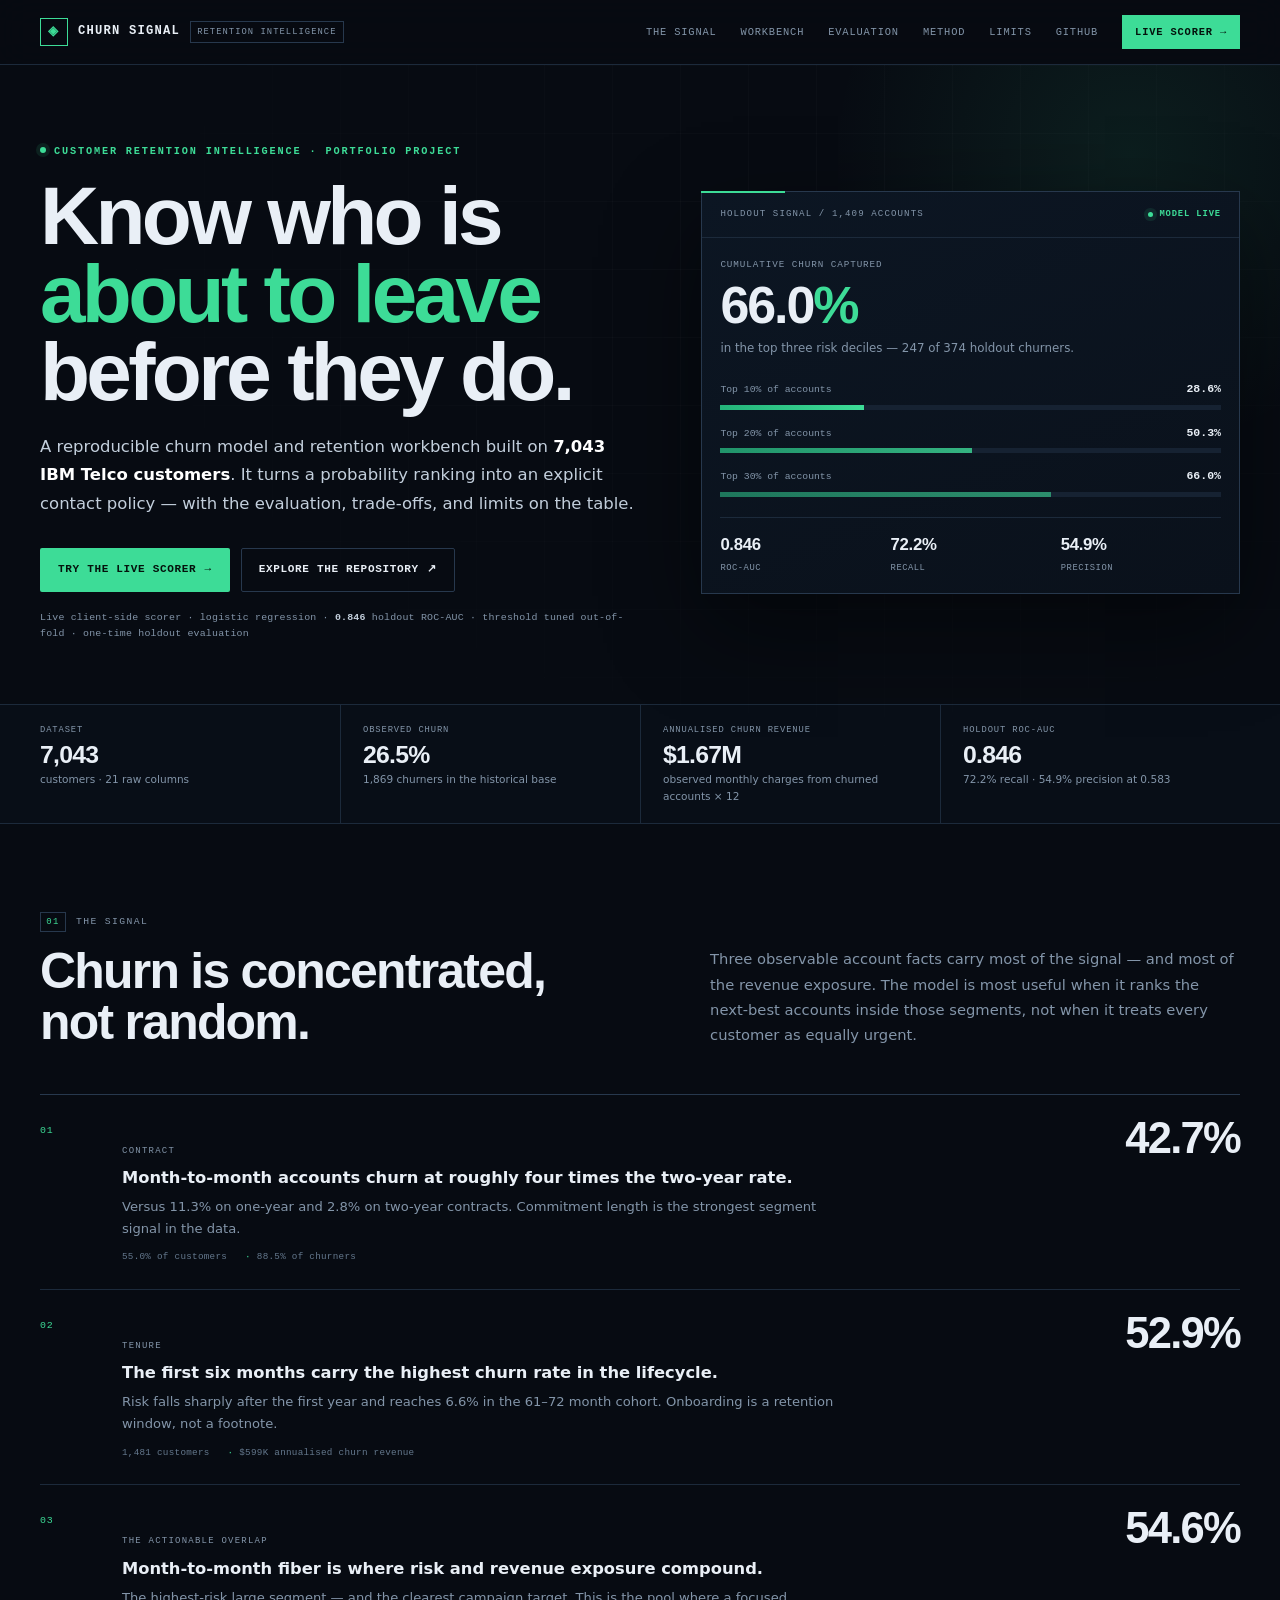
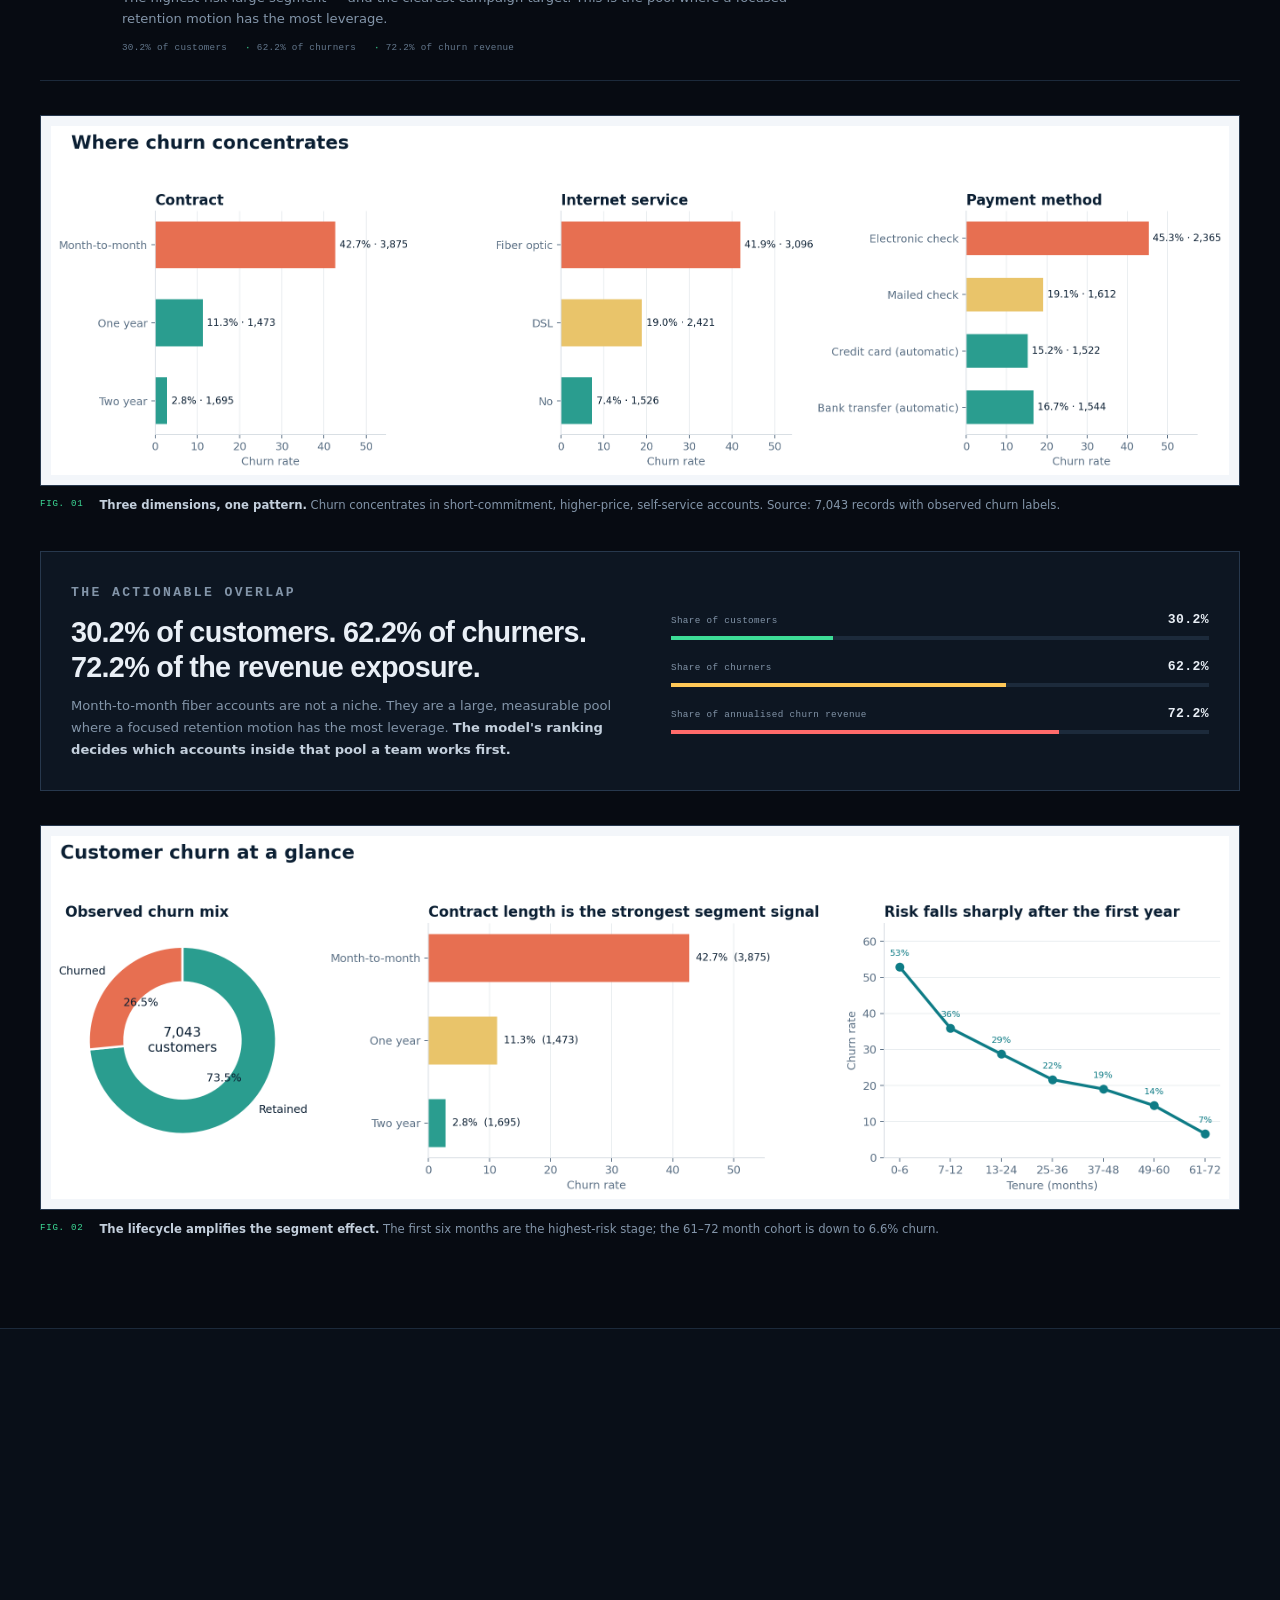
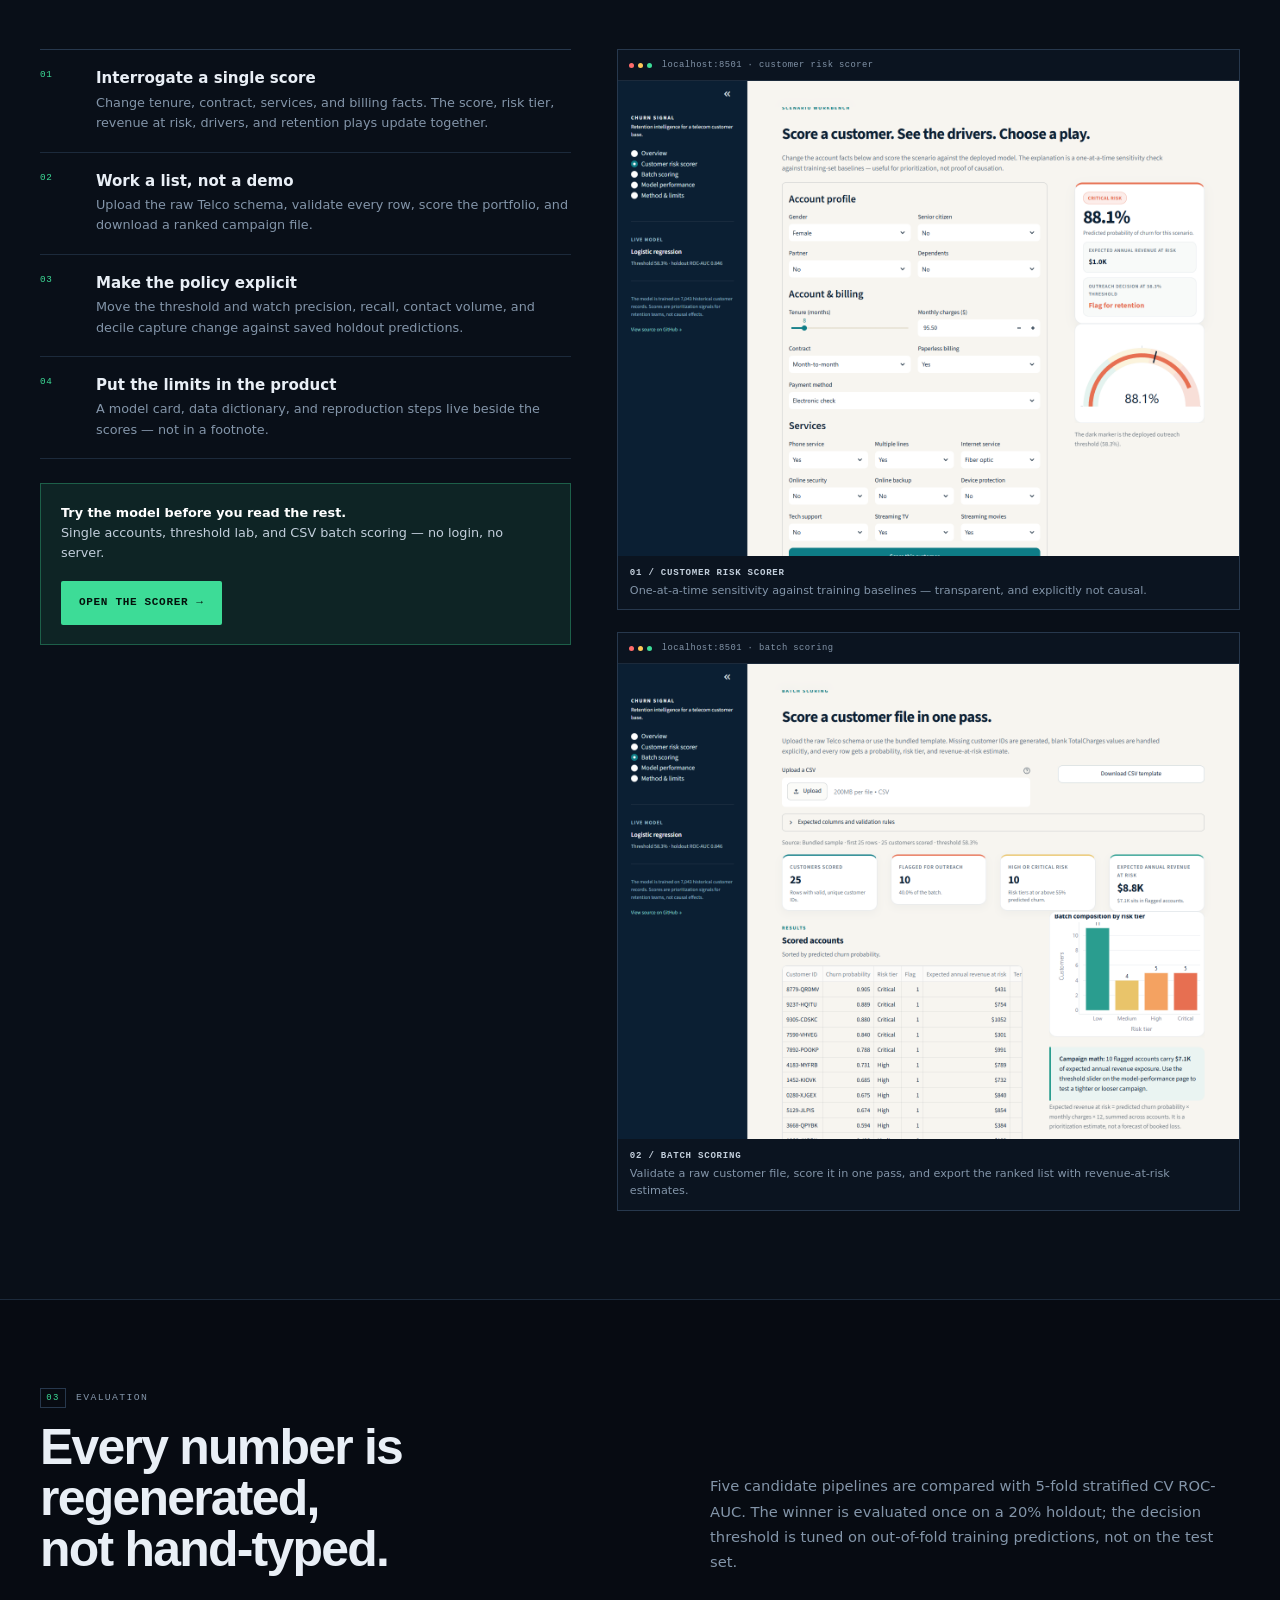
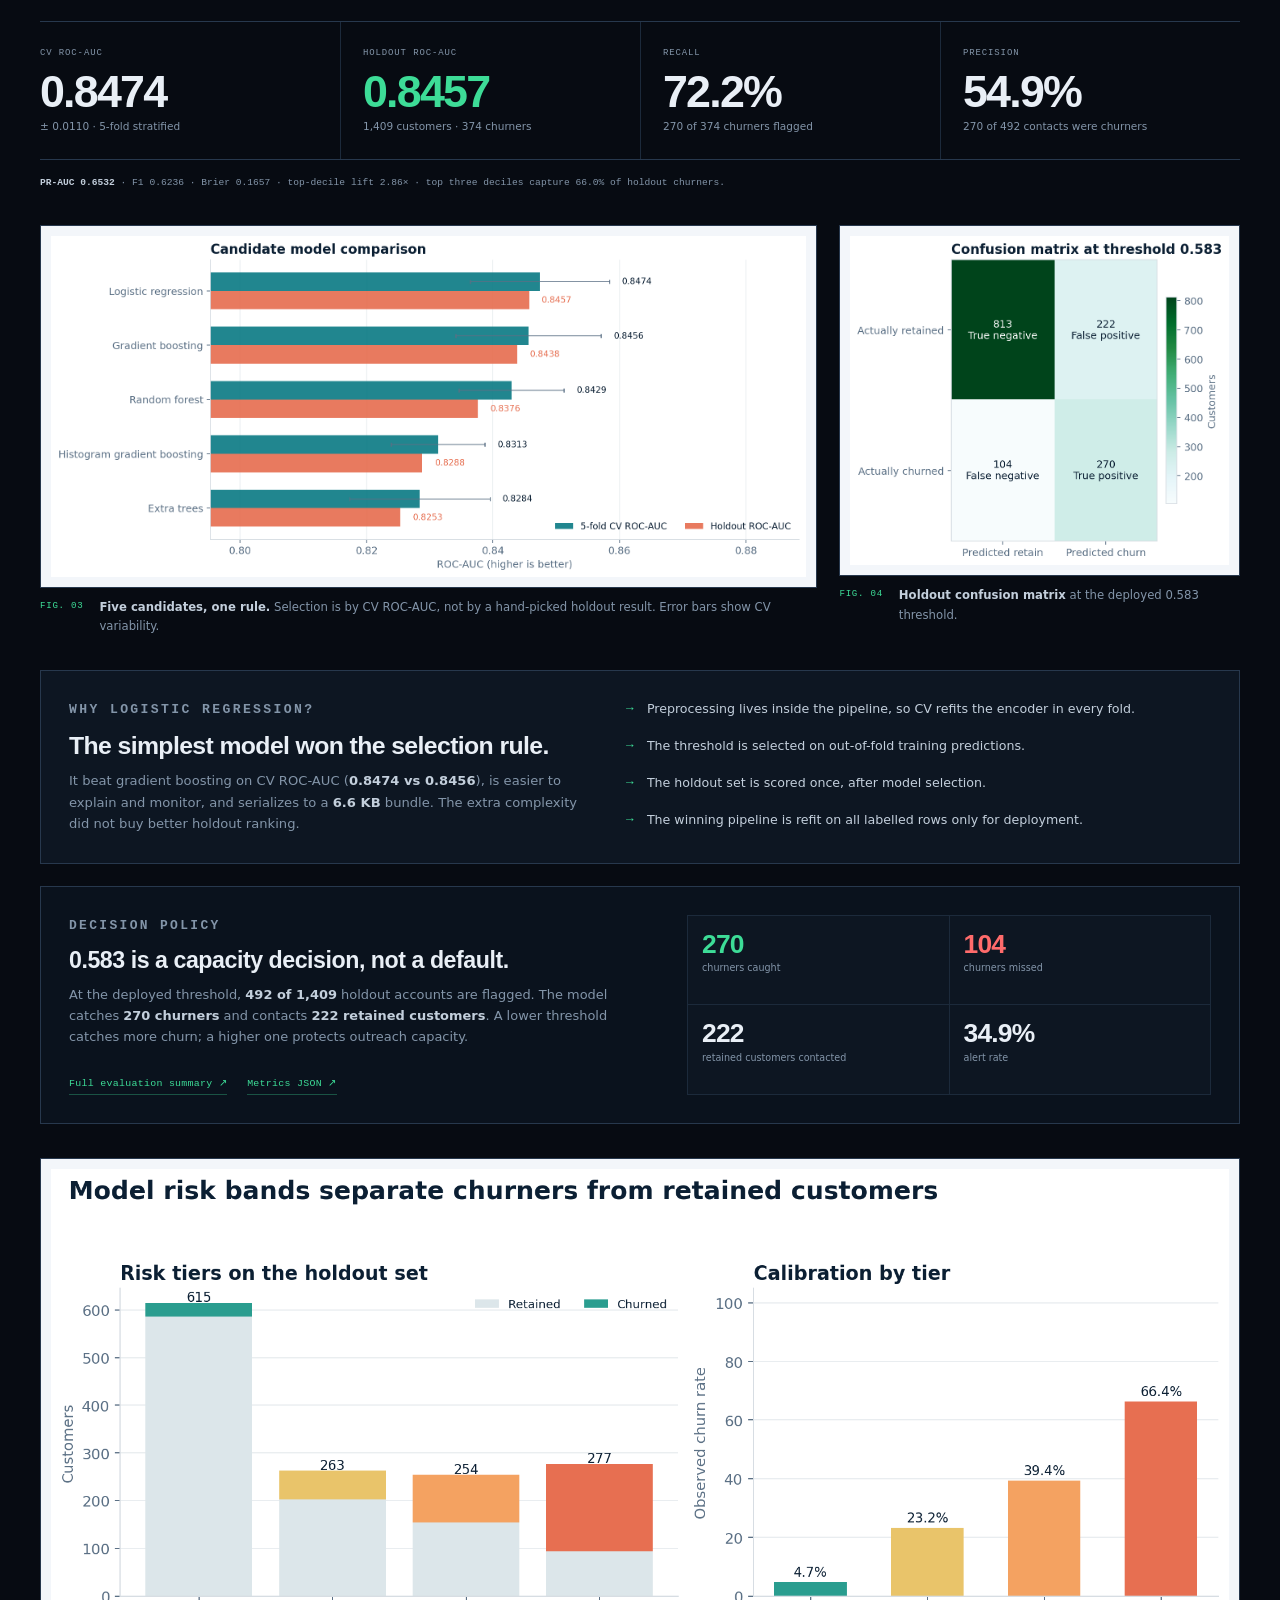
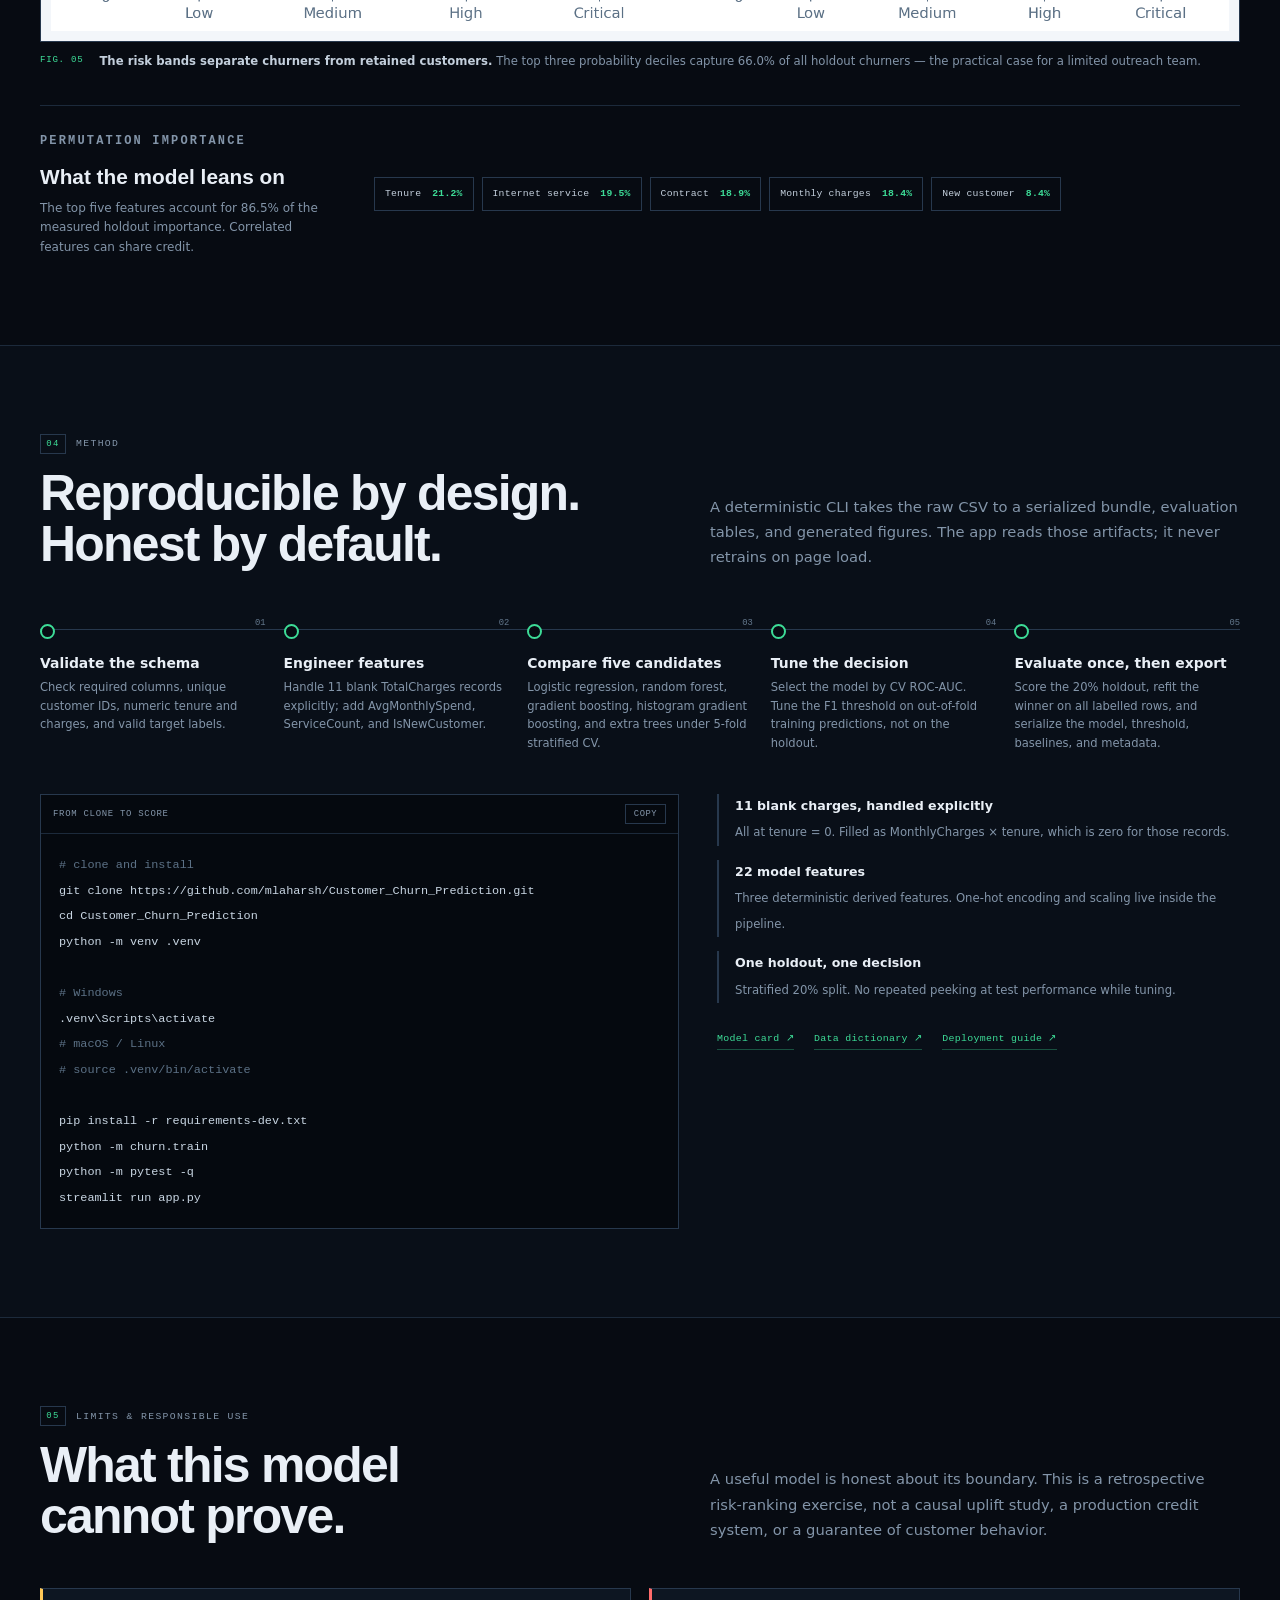
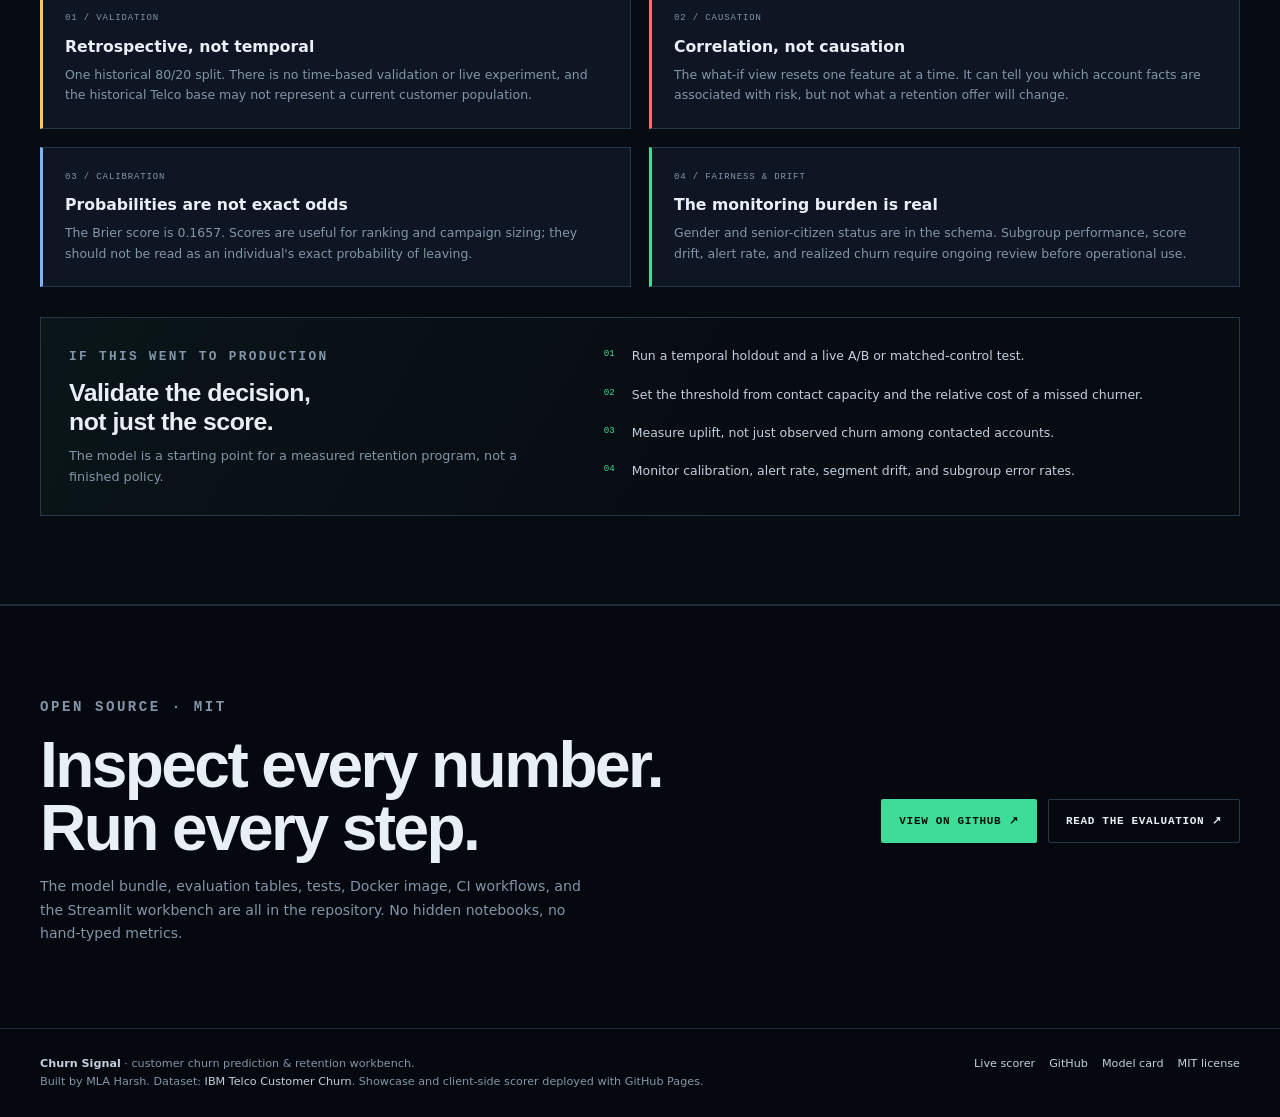
<file: docs/index.html>
<!doctype html>
<html lang="en">
<head>
<meta charset="utf-8">
<meta name="viewport" content="width=device-width, initial-scale=1">
<title>Churn Signal — Customer Churn Prediction</title>
<meta name="description" content="A reproducible churn model and retention workbench built on 7,043 IBM Telco customers. 0.846 holdout ROC-AUC, an explicit contact policy, and a live in-browser scorer.">
<meta name="theme-color" content="#070B12">
<meta property="og:title" content="Churn Signal — Customer Churn Prediction">
<meta property="og:description" content="A reproducible churn model and retention workbench on the IBM Telco dataset. 0.846 holdout ROC-AUC, an explicit decision policy, and a live client-side scorer.">
<meta property="og:type" content="website">
<meta property="og:url" content="https://mlaharsh.github.io/Customer_Churn_Prediction/">
<meta property="og:image" content="https://mlaharsh.github.io/Customer_Churn_Prediction/assets/app_overview.png">
<meta name="twitter:card" content="summary_large_image">
<link rel="canonical" href="https://mlaharsh.github.io/Customer_Churn_Prediction/">
<link rel="icon" href="data:image/svg+xml,%3Csvg xmlns='http://www.w3.org/2000/svg' viewBox='0 0 64 64'%3E%3Crect width='64' height='64' rx='12' fill='%23070B12'/%3E%3Cpath d='M18 40V24h8l6 10 6-10h8v16h-7V30l-7 11-7-11v10z' fill='%233DDC97'/%3E%3C/svg%3E">
<script>document.documentElement.classList.add("js");</script>
<style>
  :root {
    --bg: #070B12;
    --bg-2: #090F18;
    --panel: #0D1622;
    --panel-2: #101B2A;
    --line: #1C2A3B;
    --line-2: #27384D;
    --text: #E9EFF6;
    --text-soft: #C3CFDC;
    --muted: #8395A9;
    --muted-2: #64788D;
    --mint: #3DDC97;
    --mint-2: #24B47A;
    --mint-soft: rgba(61, 220, 151, 0.1);
    --coral: #FF6B6B;
    --amber: #FFC857;
    --ice: #7FB3FF;
    --max: 1200px;
    --font-display: "Bahnschrift", "DIN Alternate", "Segoe UI Semibold", "Segoe UI", sans-serif;
    --font-body: "Segoe UI", system-ui, -apple-system, BlinkMacSystemFont, "Helvetica Neue", Arial, sans-serif;
    --font-mono: "Cascadia Code", "SFMono-Regular", Consolas, "Liberation Mono", monospace;
  }

  * { box-sizing: border-box; }
  html { scroll-behavior: smooth; }
  body {
    margin: 0;
    background:
      radial-gradient(1000px 520px at 82% -8%, rgba(61, 220, 151, 0.055), transparent 62%),
      var(--bg);
    color: var(--text);
    font-family: var(--font-body);
    font-size: 16px;
    line-height: 1.6;
    -webkit-font-smoothing: antialiased;
    text-rendering: optimizeLegibility;
    overflow-x: hidden;
  }
  img { display: block; max-width: 100%; height: auto; }
  a { color: inherit; }
  ::selection { background: rgba(61, 220, 151, 0.28); color: #FFFFFF; }
  :focus-visible { outline: 2px solid var(--mint); outline-offset: 3px; }

  .wrap { width: min(var(--max), calc(100% - 48px)); margin-inline: auto; }

  .skip {
    position: absolute;
    left: 16px;
    top: -100px;
    z-index: 100;
    padding: 10px 16px;
    background: var(--mint);
    color: #04120C;
    font-family: var(--font-mono);
    font-size: 0.72rem;
    text-decoration: none;
    transition: top 0.2s ease;
  }
  .skip:focus { top: 14px; }

  .progress {
    position: fixed;
    top: 0;
    left: 0;
    z-index: 80;
    width: 0;
    height: 2px;
    background: var(--mint);
  }

  .site-header {
    position: sticky;
    top: 0;
    z-index: 60;
    border-bottom: 1px solid var(--line);
    background: rgba(7, 11, 18, 0.86);
    backdrop-filter: blur(16px);
    -webkit-backdrop-filter: blur(16px);
  }
  .header-inner {
    display: flex;
    align-items: center;
    justify-content: space-between;
    gap: 26px;
    min-height: 64px;
  }
  .brand {
    display: inline-flex;
    align-items: center;
    gap: 10px;
    font-family: var(--font-mono);
    font-size: 0.76rem;
    font-weight: 700;
    letter-spacing: 0.1em;
    text-decoration: none;
    text-transform: uppercase;
    white-space: nowrap;
  }
  .brand-mark {
    display: grid;
    place-items: center;
    width: 28px;
    height: 28px;
    border: 1px solid var(--mint);
    color: var(--mint);
    font-size: 0.8rem;
    line-height: 1;
  }
  .brand-sub {
    padding: 3px 6px;
    border: 1px solid var(--line-2);
    color: var(--muted);
    font-size: 0.55rem;
    font-weight: 500;
    letter-spacing: 0.12em;
  }
  .nav {
    display: flex;
    align-items: center;
    gap: 24px;
    font-family: var(--font-mono);
    font-size: 0.65rem;
    letter-spacing: 0.08em;
    text-transform: uppercase;
  }
  .nav a { color: var(--muted); text-decoration: none; white-space: nowrap; transition: color 0.18s ease; }
  .nav a:hover, .nav a:focus-visible { color: var(--mint); }
  .nav-cta {
    padding: 9px 13px;
    background: var(--mint);
    color: #04120C !important;
    font-weight: 700;
    transition: background 0.18s ease;
  }
  .nav-cta:hover { background: #63E8AE; color: #04120C !important; }

  .eyebrow {
    margin: 0;
    color: var(--mint);
    font-family: var(--font-mono);
    font-size: 0.64rem;
    font-weight: 600;
    letter-spacing: 0.18em;
    text-transform: uppercase;
  }
  .eyebrow .dot {
    display: inline-block;
    width: 6px;
    height: 6px;
    margin-right: 8px;
    border-radius: 50%;
    background: var(--mint);
    box-shadow: 0 0 0 4px var(--mint-soft);
    vertical-align: 1px;
  }

  .hero {
    position: relative;
    overflow: hidden;
    border-bottom: 1px solid var(--line);
    padding: 78px 0 0;
  }
  .hero::before {
    content: "";
    position: absolute;
    inset: 0;
    background-image:
      linear-gradient(rgba(255, 255, 255, 0.024) 1px, transparent 1px),
      linear-gradient(90deg, rgba(255, 255, 255, 0.024) 1px, transparent 1px);
    background-size: 68px 68px;
    mask-image: radial-gradient(ellipse at 66% 28%, #000 12%, transparent 72%);
    -webkit-mask-image: radial-gradient(ellipse at 66% 28%, #000 12%, transparent 72%);
    pointer-events: none;
  }
  .hero::after {
    content: "";
    position: absolute;
    top: -220px;
    right: -160px;
    width: 620px;
    height: 620px;
    border-radius: 50%;
    background: radial-gradient(circle, rgba(61, 220, 151, 0.09), transparent 68%);
    pointer-events: none;
  }
  .hero-grid {
    position: relative;
    z-index: 1;
    display: grid;
    grid-template-columns: minmax(0, 1.06fr) minmax(360px, 0.94fr);
    gap: 54px;
    align-items: center;
    padding-bottom: 62px;
  }
  .hero h1 {
    margin: 18px 0 22px;
    font-family: var(--font-display);
    font-size: clamp(3.3rem, 6.4vw, 5.7rem);
    font-weight: 600;
    line-height: 0.95;
    letter-spacing: -0.045em;
  }
  .hero h1 em { font-style: normal; color: var(--mint); }
  .hero-lead {
    max-width: 600px;
    margin: 0;
    color: var(--text-soft);
    font-size: 1.03rem;
    line-height: 1.72;
  }
  .hero-lead strong { color: #FFFFFF; font-weight: 650; }
  .hero-actions { display: flex; flex-wrap: wrap; gap: 11px; margin-top: 30px; }
  .btn {
    display: inline-flex;
    align-items: center;
    justify-content: center;
    gap: 8px;
    min-height: 44px;
    padding: 12px 17px;
    border: 1px solid transparent;
    border-radius: 2px;
    font-family: var(--font-mono);
    font-size: 0.69rem;
    font-weight: 700;
    letter-spacing: 0.06em;
    line-height: 1.2;
    text-decoration: none;
    text-transform: uppercase;
    cursor: pointer;
    transition: background 0.18s ease, border-color 0.18s ease, color 0.18s ease;
  }
  .btn-primary { background: var(--mint); color: #04120C; }
  .btn-primary:hover { background: #63E8AE; }
  .btn-ghost { border-color: var(--line-2); color: var(--text); background: transparent; }
  .btn-ghost:hover { border-color: var(--mint); color: var(--mint); }
  .hero-note {
    margin: 18px 0 0;
    color: var(--muted);
    font-family: var(--font-mono);
    font-size: 0.62rem;
    letter-spacing: 0.02em;
    line-height: 1.6;
  }
  .hero-note strong { color: var(--text-soft); font-weight: 600; }

  .signal-panel {
    position: relative;
    border: 1px solid var(--line-2);
    background: linear-gradient(158deg, #0C1623 0%, #0A111B 100%);
    box-shadow: 0 34px 90px rgba(0, 0, 0, 0.46);
  }
  .signal-panel::before {
    content: "";
    position: absolute;
    top: -1px;
    left: -1px;
    width: 84px;
    height: 2px;
    background: var(--mint);
  }
  .signal-head {
    display: flex;
    align-items: center;
    justify-content: space-between;
    gap: 12px;
    padding: 15px 18px;
    border-bottom: 1px solid var(--line);
    color: var(--muted);
    font-family: var(--font-mono);
    font-size: 0.57rem;
    letter-spacing: 0.12em;
    text-transform: uppercase;
  }
  .live-chip {
    display: inline-flex;
    align-items: center;
    gap: 6px;
    color: var(--mint);
    font-size: 0.55rem;
    font-weight: 600;
    letter-spacing: 0.1em;
  }
  .live-chip::before {
    content: "";
    width: 5px;
    height: 5px;
    border-radius: 50%;
    background: var(--mint);
    box-shadow: 0 0 0 4px var(--mint-soft);
  }
  .signal-body { padding: 20px 18px 18px; }
  .signal-label {
    margin: 0;
    color: var(--muted);
    font-family: var(--font-mono);
    font-size: 0.58rem;
    letter-spacing: 0.1em;
    text-transform: uppercase;
  }
  .signal-big {
    display: block;
    margin-top: 7px;
    font-family: var(--font-display);
    font-size: 3.25rem;
    font-weight: 600;
    line-height: 1;
    letter-spacing: -0.04em;
  }
  .signal-big span { color: var(--mint); }
  .signal-sub { margin: 8px 0 0; color: var(--muted); font-size: 0.74rem; }
  .signal-rows { display: grid; gap: 14px; margin-top: 22px; }
  .signal-row-head {
    display: flex;
    align-items: baseline;
    justify-content: space-between;
    gap: 12px;
    color: var(--muted);
    font-family: var(--font-mono);
    font-size: 0.61rem;
  }
  .signal-row-head b { color: var(--text); font-size: 0.72rem; font-weight: 600; }
  .signal-track {
    height: 5px;
    margin-top: 6px;
    overflow: hidden;
    background: #162232;
  }
  .signal-track i {
    display: block;
    height: 100%;
    background: linear-gradient(90deg, var(--mint-2), var(--mint));
  }
  .signal-row:nth-child(2) .signal-track i { opacity: 0.78; }
  .signal-row:nth-child(3) .signal-track i { opacity: 0.58; }
  .signal-foot {
    display: grid;
    grid-template-columns: repeat(3, 1fr);
    gap: 10px;
    margin-top: 20px;
    padding-top: 14px;
    border-top: 1px solid var(--line);
    font-family: var(--font-mono);
    font-size: 0.55rem;
    letter-spacing: 0.06em;
    text-transform: uppercase;
    color: var(--muted);
  }
  .signal-foot b {
    display: block;
    margin-bottom: 2px;
    color: var(--text);
    font-family: var(--font-display);
    font-size: 1.05rem;
    font-weight: 600;
    letter-spacing: -0.02em;
    text-transform: none;
  }

  .ticker { border-top: 1px solid var(--line); background: #080E17; }
  .ticker-inner { display: grid; grid-template-columns: repeat(4, 1fr); }
  .ticker-item { padding: 18px 22px; border-left: 1px solid var(--line); }
  .ticker-item:first-child { padding-left: 0; border-left: 0; }
  .ticker-label {
    color: var(--muted);
    font-family: var(--font-mono);
    font-size: 0.55rem;
    letter-spacing: 0.1em;
    text-transform: uppercase;
  }
  .ticker-value {
    margin-top: 4px;
    font-family: var(--font-display);
    font-size: 1.55rem;
    font-weight: 600;
    letter-spacing: -0.03em;
    line-height: 1.1;
  }
  .ticker-detail { margin-top: 3px; color: var(--muted); font-size: 0.66rem; }

  .section { padding: 88px 0; border-bottom: 1px solid var(--line); }
  .section-alt { background: var(--bg-2); }
  .section-head {
    display: grid;
    grid-template-columns: minmax(0, 1.08fr) minmax(300px, 0.92fr);
    gap: 48px;
    align-items: end;
    margin-bottom: 46px;
  }
  .kicker {
    display: flex;
    align-items: center;
    gap: 10px;
    margin: 0;
    color: var(--muted);
    font-family: var(--font-mono);
    font-size: 0.61rem;
    letter-spacing: 0.14em;
    text-transform: uppercase;
  }
  .kicker span {
    display: inline-grid;
    place-items: center;
    width: 26px;
    height: 20px;
    border: 1px solid var(--line-2);
    color: var(--mint);
    font-size: 0.56rem;
  }
  .section-head h2 {
    margin: 14px 0 0;
    font-family: var(--font-display);
    font-size: clamp(2.1rem, 3.9vw, 3.35rem);
    font-weight: 600;
    line-height: 1.02;
    letter-spacing: -0.035em;
  }
  .section-lead { margin: 0; color: var(--muted); font-size: 0.92rem; line-height: 1.72; }
  .section-lead strong { color: var(--text-soft); font-weight: 600; }

  .finding-stack { border-top: 1px solid var(--line-2); }
  .finding {
    display: grid;
    grid-template-columns: 64px minmax(0, 1fr);
    gap: 18px;
    padding: 24px 0;
    border-bottom: 1px solid var(--line);
  }
  .finding-rank {
    padding-top: 4px;
    color: var(--mint);
    font-family: var(--font-mono);
    font-size: 0.62rem;
    letter-spacing: 0.08em;
  }
  .finding-head { display: flex; align-items: baseline; justify-content: space-between; gap: 22px; }
  .tag {
    color: var(--muted);
    font-family: var(--font-mono);
    font-size: 0.56rem;
    letter-spacing: 0.14em;
    text-transform: uppercase;
  }
  .finding-value {
    font-family: var(--font-display);
    font-size: clamp(2.1rem, 3.4vw, 2.9rem);
    font-weight: 600;
    line-height: 0.9;
    letter-spacing: -0.04em;
  }
  .finding h3 { margin: 9px 0 7px; font-size: 1.02rem; font-weight: 600; line-height: 1.35; }
  .finding p { max-width: 720px; margin: 0; color: var(--muted); font-size: 0.82rem; line-height: 1.65; }
  .finding-meta {
    display: flex;
    flex-wrap: wrap;
    gap: 8px 18px;
    margin-top: 11px;
    color: var(--muted-2);
    font-family: var(--font-mono);
    font-size: 0.58rem;
    letter-spacing: 0.03em;
  }
  .finding-meta span::before { content: "· "; color: var(--mint); }
  .finding-meta span:first-child::before { content: ""; }

  .figure { margin: 34px 0 0; }
  .figure-frame {
    padding: 10px;
    border: 1px solid var(--line-2);
    background: #F3F6FA;
  }
  .figure-frame img { width: 100%; }
  .figure figcaption {
    display: flex;
    gap: 16px;
    margin-top: 10px;
    color: var(--muted);
    font-size: 0.73rem;
    line-height: 1.65;
  }
  .fig-num {
    flex: 0 0 auto;
    color: var(--mint);
    font-family: var(--font-mono);
    font-size: 0.57rem;
    letter-spacing: 0.08em;
  }
  .figure figcaption strong { color: var(--text-soft); font-weight: 600; }

  .overlap {
    display: grid;
    grid-template-columns: minmax(0, 1.02fr) minmax(0, 0.98fr);
    gap: 40px;
    margin-top: 36px;
    padding: 30px;
    border: 1px solid var(--line-2);
    background: var(--panel);
  }
  .overlap h3 {
    margin: 11px 0 10px;
    font-family: var(--font-display);
    font-size: clamp(1.35rem, 2.3vw, 1.8rem);
    font-weight: 600;
    line-height: 1.22;
    letter-spacing: -0.025em;
  }
  .overlap p { margin: 0; color: var(--muted); font-size: 0.82rem; line-height: 1.65; }
  .overlap p strong { color: var(--text-soft); font-weight: 600; }
  .overlap-bars { display: grid; gap: 16px; align-content: center; }
  .overlap-row .overlap-row-head {
    display: flex;
    align-items: baseline;
    justify-content: space-between;
    gap: 12px;
    color: var(--muted);
    font-family: var(--font-mono);
    font-size: 0.58rem;
    letter-spacing: 0.04em;
  }
  .overlap-row-head b { color: var(--text); font-size: 0.82rem; font-weight: 600; }
  .overlap-track { height: 4px; margin-top: 6px; background: var(--line); }
  .overlap-track i { display: block; height: 100%; background: var(--mint); }
  .overlap-row:nth-child(2) .overlap-track i { background: var(--amber); }
  .overlap-row:nth-child(3) .overlap-track i { background: var(--coral); }

  .workbench-grid {
    display: grid;
    grid-template-columns: minmax(0, 0.92fr) minmax(0, 1.08fr);
    gap: 46px;
    align-items: start;
  }
  .feature-list { border-top: 1px solid var(--line-2); }
  .feature-item {
    display: grid;
    grid-template-columns: 40px minmax(0, 1fr);
    gap: 16px;
    padding: 18px 0;
    border-bottom: 1px solid var(--line);
  }
  .feature-num { color: var(--mint); font-family: var(--font-mono); font-size: 0.58rem; letter-spacing: 0.08em; }
  .feature-item h3 { margin: 0 0 4px; font-size: 0.94rem; font-weight: 600; line-height: 1.35; }
  .feature-item p { margin: 0; color: var(--muted); font-size: 0.8rem; line-height: 1.6; }
  .live-cta {
    display: flex;
    flex-wrap: wrap;
    align-items: center;
    justify-content: space-between;
    gap: 18px;
    margin-top: 24px;
    padding: 19px 20px;
    border: 1px solid rgba(61, 220, 151, 0.32);
    background: var(--mint-soft);
  }
  .live-cta p { margin: 0; color: var(--text-soft); font-size: 0.8rem; line-height: 1.55; }
  .live-cta p strong { color: #FFFFFF; font-weight: 600; }
  .live-cta .btn { flex: 0 0 auto; }

  .shot { margin: 0 0 22px; border: 1px solid var(--line-2); background: #0B1420; }
  .shot:last-child { margin-bottom: 0; }
  .shot-chrome {
    display: flex;
    align-items: center;
    gap: 10px;
    padding: 8px 11px;
    border-bottom: 1px solid var(--line);
    color: var(--muted);
    font-family: var(--font-mono);
    font-size: 0.55rem;
    letter-spacing: 0.05em;
  }
  .shot-dots { display: inline-flex; gap: 4px; }
  .shot-dots span { width: 5px; height: 5px; border-radius: 50%; background: var(--line-2); }
  .shot-dots span:first-child { background: var(--coral); }
  .shot-dots span:nth-child(2) { background: var(--amber); }
  .shot-dots span:nth-child(3) { background: var(--mint); }
  .shot img { width: 100%; }
  .shot figcaption { padding: 10px 12px; color: var(--muted); font-size: 0.7rem; line-height: 1.55; }
  .shot figcaption strong { display: block; margin-bottom: 2px; color: var(--text-soft); font-family: var(--font-mono); font-size: 0.57rem; font-weight: 600; letter-spacing: 0.08em; text-transform: uppercase; }

  .readout {
    display: grid;
    grid-template-columns: repeat(4, 1fr);
    border-top: 1px solid var(--line-2);
    border-bottom: 1px solid var(--line-2);
  }
  .readout-item { padding: 24px 22px; border-left: 1px solid var(--line); }
  .readout-item:first-child { padding-left: 0; border-left: 0; }
  .readout-label { color: var(--muted); font-family: var(--font-mono); font-size: 0.56rem; letter-spacing: 0.1em; text-transform: uppercase; }
  .readout-value {
    margin: 9px 0 4px;
    font-family: var(--font-display);
    font-size: clamp(2.1rem, 3.5vw, 3.05rem);
    font-weight: 600;
    line-height: 1;
    letter-spacing: -0.04em;
    font-variant-numeric: tabular-nums;
  }
  .readout-value.accent { color: var(--mint); }
  .readout-detail { color: var(--muted); font-size: 0.66rem; }
  .readout-foot {
    margin: 0;
    padding: 14px 0 0;
    color: var(--muted);
    font-family: var(--font-mono);
    font-size: 0.6rem;
    line-height: 1.8;
  }
  .readout-foot strong { color: var(--text-soft); font-weight: 600; }

  .eval-grid {
    display: grid;
    grid-template-columns: minmax(0, 1.32fr) minmax(0, 0.68fr);
    gap: 22px;
    margin-top: 34px;
    align-items: start;
  }
  .eval-grid .figure { margin-top: 0; }

  .rationale {
    display: grid;
    grid-template-columns: minmax(0, 0.94fr) minmax(0, 1.06fr);
    gap: 38px;
    margin-top: 34px;
    padding: 28px;
    border: 1px solid var(--line-2);
    background: var(--panel);
  }
  .rationale h3 { margin: 10px 0 10px; font-family: var(--font-display); font-size: 1.55rem; font-weight: 600; line-height: 1.18; letter-spacing: -0.025em; }
  .rationale p { margin: 0; color: var(--muted); font-size: 0.82rem; line-height: 1.65; }
  .rationale p strong { color: var(--text-soft); font-weight: 600; }
  .rationale ul { display: grid; gap: 12px; margin: 0; padding: 0; list-style: none; }
  .rationale li { position: relative; padding-left: 21px; color: var(--text-soft); font-size: 0.79rem; line-height: 1.6; }
  .rationale li::before { content: "→"; position: absolute; left: 0; color: var(--mint); font-family: var(--font-mono); }

  .policy {
    display: grid;
    grid-template-columns: minmax(0, 1fr) minmax(0, 0.9fr);
    gap: 36px;
    margin-top: 22px;
    padding: 28px;
    border: 1px solid var(--line-2);
    background: #0A121D;
  }
  .policy h3 { margin: 10px 0 9px; font-family: var(--font-display); font-size: 1.45rem; font-weight: 600; line-height: 1.22; letter-spacing: -0.02em; }
  .policy p { margin: 0; color: var(--muted); font-size: 0.81rem; line-height: 1.65; }
  .policy p strong { color: var(--text-soft); font-weight: 600; }
  .policy-stats { display: grid; grid-template-columns: repeat(2, 1fr); gap: 1px; border: 1px solid var(--line); background: var(--line); }
  .policy-stat { padding: 15px 14px; background: var(--panel); }
  .policy-stat strong { display: block; font-family: var(--font-display); font-size: 1.65rem; font-weight: 600; line-height: 1; letter-spacing: -0.03em; }
  .policy-stat span { display: block; margin-top: 5px; color: var(--muted); font-size: 0.6rem; line-height: 1.35; }
  .policy-stat.accent-mint strong { color: var(--mint); }
  .policy-stat.accent-coral strong { color: var(--coral); }

  .drivers {
    display: grid;
    grid-template-columns: 300px minmax(0, 1fr);
    gap: 34px;
    align-items: center;
    margin-top: 34px;
    padding-top: 26px;
    border-top: 1px solid var(--line);
  }
  .drivers h3 { margin: 9px 0 6px; font-family: var(--font-display); font-size: 1.3rem; font-weight: 600; }
  .drivers p { margin: 0; color: var(--muted); font-size: 0.75rem; line-height: 1.6; }
  .driver-tags { display: flex; flex-wrap: wrap; gap: 8px; }
  .driver-tag {
    padding: 8px 10px;
    border: 1px solid var(--line-2);
    color: var(--text-soft);
    font-family: var(--font-mono);
    font-size: 0.61rem;
    letter-spacing: 0.02em;
  }
  .driver-tag b { margin-left: 5px; color: var(--mint); font-weight: 600; }

  .timeline {
    position: relative;
    display: grid;
    grid-template-columns: repeat(5, 1fr);
    gap: 18px;
    margin: 8px 0 0;
    padding: 0;
    list-style: none;
  }
  .timeline::before { content: ""; position: absolute; top: 13px; left: 0; right: 0; height: 1px; background: var(--line-2); }
  .step { position: relative; padding-top: 38px; }
  .step::before {
    content: "";
    position: absolute;
    top: 8px;
    left: 0;
    width: 11px;
    height: 11px;
    border: 2px solid var(--mint);
    border-radius: 50%;
    background: var(--bg);
  }
  .step-num { position: absolute; top: 0; right: 0; color: var(--muted-2); font-family: var(--font-mono); font-size: 0.55rem; }
  .step h3 { margin: 0 0 6px; font-size: 0.87rem; font-weight: 600; line-height: 1.35; }
  .step p { margin: 0; color: var(--muted); font-size: 0.72rem; line-height: 1.6; }

  .repro-grid {
    display: grid;
    grid-template-columns: minmax(0, 1.1fr) minmax(0, 0.9fr);
    gap: 38px;
    margin-top: 42px;
    align-items: start;
  }
  .repro-grid > *, .workbench-grid > *, .eval-grid > *, .rationale > *, .policy > *, .overlap > *, .production > *, .closing-inner > *, .section-head > * { min-width: 0; }
  .code-card { min-width: 0; overflow: hidden; border: 1px solid var(--line-2); background: #05090F; }
  .code-head {
    display: flex;
    align-items: center;
    justify-content: space-between;
    gap: 12px;
    padding: 9px 12px;
    border-bottom: 1px solid var(--line);
    color: var(--muted);
    font-family: var(--font-mono);
    font-size: 0.56rem;
    letter-spacing: 0.08em;
    text-transform: uppercase;
  }
  .code-dots { display: inline-flex; gap: 4px; }
  .code-dots span { width: 5px; height: 5px; border-radius: 50%; background: var(--line-2); }
  .code-dots span:first-child { background: var(--coral); }
  .code-dots span:nth-child(2) { background: var(--amber); }
  .code-dots span:nth-child(3) { background: var(--mint); }
  .copy-button {
    padding: 4px 8px;
    border: 1px solid var(--line-2);
    background: transparent;
    color: var(--muted);
    font-family: var(--font-mono);
    font-size: 0.55rem;
    letter-spacing: 0.06em;
    text-transform: uppercase;
    cursor: pointer;
  }
  .copy-button:hover { border-color: var(--mint); color: var(--mint); }
  .code-card pre { margin: 0; padding: 18px; max-width: 100%; overflow-x: auto; }
  .code-card code { color: #C9D6E3; font-family: var(--font-mono); font-size: 0.74rem; line-height: 1.72; }
  .code-card .c { color: #5C7186; }
  .method-notes { display: grid; gap: 14px; }
  .method-note { padding: 2px 0 2px 16px; border-left: 2px solid var(--line-2); }
  .method-note strong { display: block; margin-bottom: 2px; font-size: 0.79rem; font-weight: 600; }
  .method-note span { color: var(--muted); font-size: 0.73rem; line-height: 1.6; }
  .link-row { display: flex; flex-wrap: wrap; gap: 14px 20px; margin-top: 28px; font-family: var(--font-mono); font-size: 0.62rem; letter-spacing: 0.03em; }
  .link-row a { padding-bottom: 2px; border-bottom: 1px solid rgba(61, 220, 151, 0.32); color: var(--mint); text-decoration: none; }
  .link-row a:hover { border-color: var(--mint); }

  .limits-grid { display: grid; grid-template-columns: repeat(2, 1fr); gap: 18px; }
  .limit { padding: 22px; border: 1px solid var(--line-2); border-left: 3px solid var(--amber); background: var(--panel); }
  .limit:nth-child(2) { border-left-color: var(--coral); }
  .limit:nth-child(3) { border-left-color: var(--ice); }
  .limit:nth-child(4) { border-left-color: var(--mint); }
  .limit-num { color: var(--muted); font-family: var(--font-mono); font-size: 0.56rem; letter-spacing: 0.1em; }
  .limit h3 { margin: 8px 0 6px; font-size: 0.98rem; font-weight: 600; }
  .limit p { margin: 0; color: var(--muted); font-size: 0.78rem; line-height: 1.65; }

  .production {
    display: grid;
    grid-template-columns: minmax(0, 0.9fr) minmax(0, 1.1fr);
    gap: 38px;
    margin-top: 30px;
    padding: 28px;
    border: 1px solid var(--line-2);
    background: linear-gradient(120deg, rgba(61, 220, 151, 0.05), transparent 62%);
  }
  .production h3 { margin: 10px 0 8px; font-family: var(--font-display); font-size: 1.55rem; font-weight: 600; line-height: 1.2; letter-spacing: -0.02em; }
  .production p { margin: 0; color: var(--muted); font-size: 0.8rem; line-height: 1.65; }
  .checklist { display: grid; gap: 12px; margin: 0; padding: 0; list-style: none; counter-reset: item; }
  .checklist li { position: relative; padding-left: 28px; color: var(--text-soft); font-size: 0.78rem; line-height: 1.6; counter-increment: item; }
  .checklist li::before {
    content: counter(item, decimal-leading-zero);
    position: absolute;
    left: 0;
    top: 1px;
    color: var(--mint);
    font-family: var(--font-mono);
    font-size: 0.57rem;
  }

  .closing { padding: 90px 0 82px; border-top: 1px solid var(--line); background: #05090F; }
  .closing-inner { display: grid; grid-template-columns: minmax(0, 1.15fr) minmax(0, 0.85fr); gap: 48px; align-items: center; }
  .closing h2 {
    margin: 14px 0 15px;
    font-family: var(--font-display);
    font-size: clamp(2.5rem, 5vw, 4.35rem);
    font-weight: 600;
    line-height: 0.98;
    letter-spacing: -0.04em;
  }
  .closing p { max-width: 560px; margin: 0; color: var(--muted); font-size: 0.88rem; line-height: 1.7; }
  .closing-actions { display: flex; justify-content: flex-end; gap: 11px; flex-wrap: wrap; }

  .footer { padding: 26px 0; border-top: 1px solid var(--line); background: #05090F; color: var(--muted); font-size: 0.7rem; }
  .footer-inner { display: flex; align-items: flex-start; justify-content: space-between; gap: 24px; }
  .footer strong { color: var(--text-soft); font-weight: 600; }
  .footer a { color: var(--text-soft); text-decoration: none; }
  .footer a:hover { color: var(--mint); }
  .footer-links { display: flex; flex-wrap: wrap; gap: 14px; }

  .reveal { opacity: 1; transform: none; }
  .js .reveal { opacity: 0; transform: translateY(14px); transition: opacity 0.6s ease, transform 0.6s ease; }
  .js .reveal.is-visible { opacity: 1; transform: none; }

  @media (max-width: 1020px) {
    .hero-grid { grid-template-columns: minmax(0, 1fr) minmax(320px, 0.82fr); gap: 36px; }
    .hero h1 { font-size: clamp(3rem, 6vw, 4.8rem); }
    .section-head { gap: 34px; }
  }

  @media (max-width: 1100px) {
    .brand-sub { display: none; }
    .nav { gap: 18px; }
  }

  @media (max-width: 900px) {
    .hero-grid { grid-template-columns: 1fr; gap: 38px; }
    .signal-panel { max-width: 560px; }
    .section-head { grid-template-columns: 1fr; gap: 16px; align-items: start; }
    .workbench-grid, .repro-grid, .rationale, .policy, .overlap, .production, .closing-inner { grid-template-columns: 1fr; }
    .closing-actions { justify-content: flex-start; }
    .timeline { grid-template-columns: 1fr 1fr; gap: 26px 20px; }
    .timeline::before { display: none; }
    .step { padding-top: 26px; }
    .step::before { top: 4px; }
    .step-num { top: 0; }
    .drivers { grid-template-columns: 1fr; gap: 18px; }
    .readout { grid-template-columns: repeat(2, 1fr); }
    .readout-item:nth-child(3) { padding-left: 0; border-left: 0; }
    .readout-item:nth-child(3), .readout-item:nth-child(4) { border-top: 1px solid var(--line); }
    .eval-grid { grid-template-columns: 1fr; }
  }

  @media (max-width: 720px) {
    .wrap { width: min(var(--max), calc(100% - 32px)); }
    .site-header { position: static; }
    .nav { gap: 12px; }
    .nav a:not(.nav-cta):not(.nav-keep) { display: none; }
    .brand-sub { display: none; }
    .hero { padding-top: 48px; }
    .hero h1 { font-size: clamp(2.6rem, 12vw, 3.4rem); }
    .hero-lead { font-size: 0.94rem; }
    .ticker-inner { grid-template-columns: 1fr 1fr; }
    .ticker-item { padding: 14px 16px; border-top: 1px solid var(--line); }
    .ticker-item:first-child, .ticker-item:nth-child(2) { border-top: 0; }
    .ticker-item:nth-child(odd) { padding-left: 0; border-left: 0; }
    .section { padding: 56px 0; }
    .finding { grid-template-columns: 34px minmax(0, 1fr); gap: 10px; }
    .finding-head { flex-direction: column; align-items: flex-start; gap: 6px; }
    .figure { margin-top: 26px; }
    .figure figcaption { flex-direction: column; gap: 4px; }
    .limits-grid { grid-template-columns: 1fr; }
    .readout-item { padding: 18px 14px; }
    .readout-value { font-size: 1.9rem; }
    .timeline { grid-template-columns: 1fr; }
    .footer-inner { flex-direction: column; gap: 12px; }
    .live-cta .btn, .closing-actions .btn { width: 100%; }
  }

  @media (max-width: 460px) {
    .header-inner { gap: 12px; }
    .brand { gap: 8px; font-size: 0.68rem; }
    .brand-mark { width: 26px; height: 26px; }
    .nav { gap: 8px; font-size: 0.6rem; }
    .nav-cta { padding: 8px 9px; }
    .ticker-inner { grid-template-columns: 1fr; }
    .ticker-item { padding-left: 0; border-left: 0; }
    .ticker-item:first-child { border-top: 0; }
    .ticker-item:nth-child(2) { border-top: 1px solid var(--line); }
    .signal-big { font-size: 2.7rem; }
    .readout { grid-template-columns: 1fr; }
    .readout-item, .readout-item:first-child { padding-left: 0; border-left: 0; border-top: 1px solid var(--line); }
    .readout-item:first-child { border-top: 0; }
  }

  @media (prefers-reduced-motion: reduce) {
    html { scroll-behavior: auto; }
    .js .reveal { opacity: 1; transform: none; transition: none; }
    *, *::before, *::after { animation-duration: 0.001ms !important; transition-duration: 0.001ms !important; }
  }
</style>
</head>
<body>
<a class="skip" href="#main">Skip to content</a>
<div class="progress" id="progress" aria-hidden="true"></div>

<header class="site-header">
  <div class="wrap header-inner">
    <a class="brand" href="index.html" aria-label="Churn Signal home">
      <span class="brand-mark" aria-hidden="true">◈</span>
      <span>Churn Signal</span>
      <span class="brand-sub">Retention intelligence</span>
    </a>
    <nav class="nav" aria-label="Primary navigation">
      <a class="nav-keep" href="#finding">The signal</a>
      <a href="#workbench">Workbench</a>
      <a href="#evaluation">Evaluation</a>
      <a href="#method">Method</a>
      <a href="#limits">Limits</a>
      <a href="https://github.com/mlaharsh/Customer_Churn_Prediction" target="_blank" rel="noreferrer">GitHub</a>
      <a class="nav-cta" href="scorer.html">Live scorer <span aria-hidden="true">→</span></a>
    </nav>
  </div>
</header>

<main id="main">
  <section class="hero" id="top">
    <div class="wrap hero-grid">
      <div class="hero-copy reveal">
        <p class="eyebrow"><span class="dot" aria-hidden="true"></span>Customer retention intelligence · portfolio project</p>
        <h1>Know who is <em>about to leave</em> before they do.</h1>
        <p class="hero-lead">
          A reproducible churn model and retention workbench built on <strong>7,043 IBM Telco customers</strong>.
          It turns a probability ranking into an explicit contact policy — with the evaluation, trade-offs,
          and limits on the table.
        </p>
        <div class="hero-actions">
          <a class="btn btn-primary" href="scorer.html">Try the live scorer <span aria-hidden="true">→</span></a>
          <a class="btn btn-ghost" href="https://github.com/mlaharsh/Customer_Churn_Prediction" target="_blank" rel="noreferrer">Explore the repository <span aria-hidden="true">↗</span></a>
        </div>
        <p class="hero-note">
          Live client-side scorer · logistic regression · <strong>0.846</strong> holdout ROC-AUC ·
          threshold tuned out-of-fold · one-time holdout evaluation
        </p>
      </div>

      <div class="hero-visual reveal">
        <div class="signal-panel">
          <div class="signal-head">
            <span>Holdout signal / 1,409 accounts</span>
            <span class="live-chip">Model live</span>
          </div>
          <div class="signal-body">
            <p class="signal-label">Cumulative churn captured</p>
            <strong class="signal-big">66.0<span>%</span></strong>
            <p class="signal-sub">in the top three risk deciles — 247 of 374 holdout churners.</p>
            <div class="signal-rows">
              <div class="signal-row">
                <div class="signal-row-head"><span>Top 10% of accounts</span><b>28.6%</b></div>
                <div class="signal-track"><i style="width:28.6%"></i></div>
              </div>
              <div class="signal-row">
                <div class="signal-row-head"><span>Top 20% of accounts</span><b>50.3%</b></div>
                <div class="signal-track"><i style="width:50.3%"></i></div>
              </div>
              <div class="signal-row">
                <div class="signal-row-head"><span>Top 30% of accounts</span><b>66.0%</b></div>
                <div class="signal-track"><i style="width:66.0%"></i></div>
              </div>
            </div>
            <div class="signal-foot">
              <div><b>0.846</b>ROC-AUC</div>
              <div><b>72.2%</b>Recall</div>
              <div><b>54.9%</b>Precision</div>
            </div>
          </div>
        </div>
      </div>
    </div>

    <div class="ticker">
      <div class="wrap ticker-inner">
        <div class="ticker-item">
          <div class="ticker-label">Dataset</div>
          <div class="ticker-value">7,043</div>
          <div class="ticker-detail">customers · 21 raw columns</div>
        </div>
        <div class="ticker-item">
          <div class="ticker-label">Observed churn</div>
          <div class="ticker-value">26.5%</div>
          <div class="ticker-detail">1,869 churners in the historical base</div>
        </div>
        <div class="ticker-item">
          <div class="ticker-label">Annualised churn revenue</div>
          <div class="ticker-value">$1.67M</div>
          <div class="ticker-detail">observed monthly charges from churned accounts × 12</div>
        </div>
        <div class="ticker-item">
          <div class="ticker-label">Holdout ROC-AUC</div>
          <div class="ticker-value">0.846</div>
          <div class="ticker-detail">72.2% recall · 54.9% precision at 0.583</div>
        </div>
      </div>
    </div>
  </section>

  <section class="section" id="finding">
    <div class="wrap">
      <div class="section-head reveal">
        <div>
          <p class="kicker"><span>01</span>The signal</p>
          <h2>Churn is concentrated,<br>not random.</h2>
        </div>
        <p class="section-lead">
          Three observable account facts carry most of the signal — and most of the revenue exposure.
          The model is most useful when it ranks the next-best accounts inside those segments,
          not when it treats every customer as equally urgent.
        </p>
      </div>

      <div class="finding-stack">
        <article class="finding reveal">
          <div class="finding-rank">01</div>
          <div class="finding-body">
            <div class="finding-head">
              <span class="tag">Contract</span>
              <span class="finding-value">42.7%</span>
            </div>
            <h3>Month-to-month accounts churn at roughly four times the two-year rate.</h3>
            <p>Versus 11.3% on one-year and 2.8% on two-year contracts. Commitment length is the strongest segment signal in the data.</p>
            <div class="finding-meta"><span>55.0% of customers</span><span>88.5% of churners</span></div>
          </div>
        </article>

        <article class="finding reveal">
          <div class="finding-rank">02</div>
          <div class="finding-body">
            <div class="finding-head">
              <span class="tag">Tenure</span>
              <span class="finding-value">52.9%</span>
            </div>
            <h3>The first six months carry the highest churn rate in the lifecycle.</h3>
            <p>Risk falls sharply after the first year and reaches 6.6% in the 61–72 month cohort. Onboarding is a retention window, not a footnote.</p>
            <div class="finding-meta"><span>1,481 customers</span><span>$599K annualised churn revenue</span></div>
          </div>
        </article>

        <article class="finding reveal">
          <div class="finding-rank">03</div>
          <div class="finding-body">
            <div class="finding-head">
              <span class="tag">The actionable overlap</span>
              <span class="finding-value">54.6%</span>
            </div>
            <h3>Month-to-month fiber is where risk and revenue exposure compound.</h3>
            <p>The highest-risk large segment — and the clearest campaign target. This is the pool where a focused retention motion has the most leverage.</p>
            <div class="finding-meta"><span>30.2% of customers</span><span>62.2% of churners</span><span>72.2% of churn revenue</span></div>
          </div>
        </article>
      </div>

      <figure class="figure reveal">
        <div class="figure-frame">
          <img src="assets/segment_risk_profile.png" width="2699" height="800" loading="lazy" alt="Horizontal bar charts showing churn rate by contract, internet service, and payment method. Month-to-month, fiber optic, and electronic check are highest.">
        </div>
        <figcaption>
          <span class="fig-num">FIG. 01</span>
          <span><strong>Three dimensions, one pattern.</strong> Churn concentrates in short-commitment, higher-price, self-service accounts. Source: 7,043 records with observed churn labels.</span>
        </figcaption>
      </figure>

      <div class="overlap reveal">
        <div>
          <p class="eyebrow">The actionable overlap</p>
          <h3>30.2% of customers. 62.2% of churners. 72.2% of the revenue exposure.</h3>
          <p>
            Month-to-month fiber accounts are not a niche. They are a large, measurable pool where a focused
            retention motion has the most leverage. <strong>The model's ranking decides which accounts inside that pool
            a team works first.</strong>
          </p>
        </div>
        <div class="overlap-bars" aria-label="Month-to-month fiber segment concentration">
          <div class="overlap-row">
            <div class="overlap-row-head"><span>Share of customers</span><b>30.2%</b></div>
            <div class="overlap-track"><i style="width:30.2%"></i></div>
          </div>
          <div class="overlap-row">
            <div class="overlap-row-head"><span>Share of churners</span><b>62.2%</b></div>
            <div class="overlap-track"><i style="width:62.2%"></i></div>
          </div>
          <div class="overlap-row">
            <div class="overlap-row-head"><span>Share of annualised churn revenue</span><b>72.2%</b></div>
            <div class="overlap-track"><i style="width:72.2%"></i></div>
          </div>
        </div>
      </div>

      <figure class="figure reveal">
        <div class="figure-frame">
          <img src="assets/churn_overview.png" width="2654" height="818" loading="lazy" alt="Churn overview showing a donut chart of retained versus churned customers, churn rate by contract length, and churn rate by tenure band.">
        </div>
        <figcaption>
          <span class="fig-num">FIG. 02</span>
          <span><strong>The lifecycle amplifies the segment effect.</strong> The first six months are the highest-risk stage; the 61–72 month cohort is down to 6.6% churn.</span>
        </figcaption>
      </figure>
    </div>
  </section>

  <section class="section section-alt" id="workbench">
    <div class="wrap">
      <div class="section-head reveal">
        <div>
          <p class="kicker"><span>02</span>The workbench</p>
          <h2>A score is not a strategy.<br>This is the workbench around it.</h2>
        </div>
        <p class="section-lead">
          The Streamlit app turns the model into five linked surfaces: an executive overview,
          a single-customer scenario workbench, batch scoring, a threshold sandbox, and the method notes.
          The public browser scorer is the same fitted model exported to JavaScript; the Streamlit
          pages remain the full native reference.
        </p>
      </div>

      <div class="workbench-grid">
        <div class="reveal">
          <div class="feature-list">
            <div class="feature-item">
              <span class="feature-num">01</span>
              <div>
                <h3>Interrogate a single score</h3>
                <p>Change tenure, contract, services, and billing facts. The score, risk tier, revenue at risk, drivers, and retention plays update together.</p>
              </div>
            </div>
            <div class="feature-item">
              <span class="feature-num">02</span>
              <div>
                <h3>Work a list, not a demo</h3>
                <p>Upload the raw Telco schema, validate every row, score the portfolio, and download a ranked campaign file.</p>
              </div>
            </div>
            <div class="feature-item">
              <span class="feature-num">03</span>
              <div>
                <h3>Make the policy explicit</h3>
                <p>Move the threshold and watch precision, recall, contact volume, and decile capture change against saved holdout predictions.</p>
              </div>
            </div>
            <div class="feature-item">
              <span class="feature-num">04</span>
              <div>
                <h3>Put the limits in the product</h3>
                <p>A model card, data dictionary, and reproduction steps live beside the scores — not in a footnote.</p>
              </div>
            </div>
          </div>
          <div class="live-cta">
            <p><strong>Try the model before you read the rest.</strong><br>Single accounts, threshold lab, and CSV batch scoring — no login, no server.</p>
            <a class="btn btn-primary" href="scorer.html">Open the scorer <span aria-hidden="true">→</span></a>
          </div>
        </div>

        <div class="reveal">
          <figure class="shot">
            <div class="shot-chrome">
              <span class="shot-dots" aria-hidden="true"><span></span><span></span><span></span></span>
              <span>localhost:8501 · customer risk scorer</span>
            </div>
            <img src="assets/app_scorer.png" width="1440" height="1100" loading="lazy" alt="Customer risk scorer page with account inputs, an 88.1% churn probability, a critical risk tier, revenue at risk, and a gauge.">
            <figcaption><strong>01 / Customer risk scorer</strong>One-at-a-time sensitivity against training baselines — transparent, and explicitly not causal.</figcaption>
          </figure>
          <figure class="shot">
            <div class="shot-chrome">
              <span class="shot-dots" aria-hidden="true"><span></span><span></span><span></span></span>
              <span>localhost:8501 · batch scoring</span>
            </div>
            <img src="assets/app_batch.png" width="1440" height="1100" loading="lazy" alt="Batch scoring page with a CSV upload, a 25-row sample, customer-level probabilities, risk tiers, and a downloadable scored file.">
            <figcaption><strong>02 / Batch scoring</strong>Validate a raw customer file, score it in one pass, and export the ranked list with revenue-at-risk estimates.</figcaption>
          </figure>
        </div>
      </div>
    </div>
  </section>

  <section class="section" id="evaluation">
    <div class="wrap">
      <div class="section-head reveal">
        <div>
          <p class="kicker"><span>03</span>Evaluation</p>
          <h2>Every number is regenerated,<br>not hand-typed.</h2>
        </div>
        <p class="section-lead">
          Five candidate pipelines are compared with 5-fold stratified CV ROC-AUC. The winner is evaluated once
          on a 20% holdout; the decision threshold is tuned on out-of-fold training predictions, not on the test set.
        </p>
      </div>

      <div class="readout reveal">
        <div class="readout-item">
          <div class="readout-label">CV ROC-AUC</div>
          <div class="readout-value">0.8474</div>
          <div class="readout-detail">± 0.0110 · 5-fold stratified</div>
        </div>
        <div class="readout-item">
          <div class="readout-label">Holdout ROC-AUC</div>
          <div class="readout-value accent">0.8457</div>
          <div class="readout-detail">1,409 customers · 374 churners</div>
        </div>
        <div class="readout-item">
          <div class="readout-label">Recall</div>
          <div class="readout-value">72.2%</div>
          <div class="readout-detail">270 of 374 churners flagged</div>
        </div>
        <div class="readout-item">
          <div class="readout-label">Precision</div>
          <div class="readout-value">54.9%</div>
          <div class="readout-detail">270 of 492 contacts were churners</div>
        </div>
      </div>
      <p class="readout-foot reveal">
        <strong>PR-AUC 0.6532</strong> · F1 0.6236 · Brier 0.1657 · top-decile lift 2.86× ·
        top three deciles capture 66.0% of holdout churners.
      </p>

      <div class="eval-grid">
        <figure class="figure reveal">
          <div class="figure-frame">
            <img src="assets/model_comparison.png" width="1871" height="844" loading="lazy" alt="Grouped horizontal bar chart comparing 5-fold cross-validation and holdout ROC-AUC for five candidate models. Logistic regression is highest.">
          </div>
          <figcaption>
            <span class="fig-num">FIG. 03</span>
            <span><strong>Five candidates, one rule.</strong> Selection is by CV ROC-AUC, not by a hand-picked holdout result. Error bars show CV variability.</span>
          </figcaption>
        </figure>

        <figure class="figure reveal">
          <div class="figure-frame">
            <img src="assets/confusion_matrix.png" width="929" height="809" loading="lazy" alt="Confusion matrix at threshold 0.583: 813 true negatives, 222 false positives, 104 false negatives, and 270 true positives.">
          </div>
          <figcaption>
            <span class="fig-num">FIG. 04</span>
            <span><strong>Holdout confusion matrix</strong> at the deployed 0.583 threshold.</span>
          </figcaption>
        </figure>
      </div>

      <div class="rationale reveal">
        <div>
          <p class="eyebrow">Why logistic regression?</p>
          <h3>The simplest model won the selection rule.</h3>
          <p>
            It beat gradient boosting on CV ROC-AUC (<strong>0.8474 vs 0.8456</strong>), is easier to explain
            and monitor, and serializes to a <strong>6.6 KB</strong> bundle. The extra complexity did not buy
            better holdout ranking.
          </p>
        </div>
        <ul>
          <li>Preprocessing lives inside the pipeline, so CV refits the encoder in every fold.</li>
          <li>The threshold is selected on out-of-fold training predictions.</li>
          <li>The holdout set is scored once, after model selection.</li>
          <li>The winning pipeline is refit on all labelled rows only for deployment.</li>
        </ul>
      </div>

      <div class="policy reveal">
        <div>
          <p class="eyebrow">Decision policy</p>
          <h3>0.583 is a capacity decision, not a default.</h3>
          <p>
            At the deployed threshold, <strong>492 of 1,409</strong> holdout accounts are flagged.
            The model catches <strong>270 churners</strong> and contacts <strong>222 retained customers</strong>.
            A lower threshold catches more churn; a higher one protects outreach capacity.
          </p>
          <div class="link-row">
            <a href="https://github.com/mlaharsh/Customer_Churn_Prediction/blob/master/reports/evaluation/summary.md" target="_blank" rel="noreferrer">Full evaluation summary ↗</a>
            <a href="https://github.com/mlaharsh/Customer_Churn_Prediction/blob/master/models/metrics.json" target="_blank" rel="noreferrer">Metrics JSON ↗</a>
          </div>
        </div>
        <div class="policy-stats">
          <div class="policy-stat accent-mint"><strong>270</strong><span>churners caught</span></div>
          <div class="policy-stat accent-coral"><strong>104</strong><span>churners missed</span></div>
          <div class="policy-stat"><strong>222</strong><span>retained customers contacted</span></div>
          <div class="policy-stat"><strong>34.9%</strong><span>alert rate</span></div>
        </div>
      </div>

      <figure class="figure reveal">
        <div class="figure-frame">
          <img src="assets/risk_distribution.png" width="1997" height="783" loading="lazy" alt="Risk distribution charts showing customers and observed churn rate by Low, Medium, High, and Critical risk tiers on the holdout set.">
        </div>
        <figcaption>
          <span class="fig-num">FIG. 05</span>
          <span><strong>The risk bands separate churners from retained customers.</strong> The top three probability deciles capture 66.0% of all holdout churners — the practical case for a limited outreach team.</span>
        </figcaption>
      </figure>

      <div class="drivers reveal">
        <div>
          <p class="eyebrow">Permutation importance</p>
          <h3>What the model leans on</h3>
          <p>The top five features account for 86.5% of the measured holdout importance. Correlated features can share credit.</p>
        </div>
        <div class="driver-tags" aria-label="Most important model features">
          <span class="driver-tag">Tenure <b>21.2%</b></span>
          <span class="driver-tag">Internet service <b>19.5%</b></span>
          <span class="driver-tag">Contract <b>18.9%</b></span>
          <span class="driver-tag">Monthly charges <b>18.4%</b></span>
          <span class="driver-tag">New customer <b>8.4%</b></span>
        </div>
      </div>
    </div>
  </section>

  <section class="section section-alt" id="method">
    <div class="wrap">
      <div class="section-head reveal">
        <div>
          <p class="kicker"><span>04</span>Method</p>
          <h2>Reproducible by design.<br>Honest by default.</h2>
        </div>
        <p class="section-lead">
          A deterministic CLI takes the raw CSV to a serialized bundle, evaluation tables, and generated figures.
          The app reads those artifacts; it never retrains on page load.
        </p>
      </div>

      <ol class="timeline reveal">
        <li class="step">
          <span class="step-num">01</span>
          <h3>Validate the schema</h3>
          <p>Check required columns, unique customer IDs, numeric tenure and charges, and valid target labels.</p>
        </li>
        <li class="step">
          <span class="step-num">02</span>
          <h3>Engineer features</h3>
          <p>Handle 11 blank TotalCharges records explicitly; add AvgMonthlySpend, ServiceCount, and IsNewCustomer.</p>
        </li>
        <li class="step">
          <span class="step-num">03</span>
          <h3>Compare five candidates</h3>
          <p>Logistic regression, random forest, gradient boosting, histogram gradient boosting, and extra trees under 5-fold stratified CV.</p>
        </li>
        <li class="step">
          <span class="step-num">04</span>
          <h3>Tune the decision</h3>
          <p>Select the model by CV ROC-AUC. Tune the F1 threshold on out-of-fold training predictions, not on the holdout.</p>
        </li>
        <li class="step">
          <span class="step-num">05</span>
          <h3>Evaluate once, then export</h3>
          <p>Score the 20% holdout, refit the winner on all labelled rows, and serialize the model, threshold, baselines, and metadata.</p>
        </li>
      </ol>

      <div class="repro-grid">
        <div class="code-card reveal">
          <div class="code-head">
            <span>From clone to score</span>
            <button class="copy-button" type="button" data-copy-target="repro-code">Copy</button>
          </div>
          <pre><code id="repro-code"><span class="c"># clone and install</span>
git clone https://github.com/mlaharsh/Customer_Churn_Prediction.git
cd Customer_Churn_Prediction
python -m venv .venv

<span class="c"># Windows</span>
.venv\Scripts\activate
<span class="c"># macOS / Linux</span>
<span class="c"># source .venv/bin/activate</span>

pip install -r requirements-dev.txt
python -m churn.train
python -m pytest -q
streamlit run app.py</code></pre>
        </div>
        <div class="reveal">
          <div class="method-notes">
            <div class="method-note">
              <strong>11 blank charges, handled explicitly</strong>
              <span>All at tenure = 0. Filled as MonthlyCharges × tenure, which is zero for those records.</span>
            </div>
            <div class="method-note">
              <strong>22 model features</strong>
              <span>Three deterministic derived features. One-hot encoding and scaling live inside the pipeline.</span>
            </div>
            <div class="method-note">
              <strong>One holdout, one decision</strong>
              <span>Stratified 20% split. No repeated peeking at test performance while tuning.</span>
            </div>
          </div>
          <div class="link-row">
            <a href="https://github.com/mlaharsh/Customer_Churn_Prediction/blob/master/docs/model_card.md" target="_blank" rel="noreferrer">Model card ↗</a>
            <a href="https://github.com/mlaharsh/Customer_Churn_Prediction/blob/master/docs/data_dictionary.md" target="_blank" rel="noreferrer">Data dictionary ↗</a>
            <a href="https://github.com/mlaharsh/Customer_Churn_Prediction/blob/master/docs/deployment.md" target="_blank" rel="noreferrer">Deployment guide ↗</a>
          </div>
        </div>
      </div>
    </div>
  </section>

  <section class="section" id="limits">
    <div class="wrap">
      <div class="section-head reveal">
        <div>
          <p class="kicker"><span>05</span>Limits &amp; responsible use</p>
          <h2>What this model<br>cannot prove.</h2>
        </div>
        <p class="section-lead">
          A useful model is honest about its boundary. This is a retrospective risk-ranking exercise,
          not a causal uplift study, a production credit system, or a guarantee of customer behavior.
        </p>
      </div>

      <div class="limits-grid">
        <article class="limit reveal">
          <div class="limit-num">01 / VALIDATION</div>
          <h3>Retrospective, not temporal</h3>
          <p>One historical 80/20 split. There is no time-based validation or live experiment, and the historical Telco base may not represent a current customer population.</p>
        </article>
        <article class="limit reveal">
          <div class="limit-num">02 / CAUSATION</div>
          <h3>Correlation, not causation</h3>
          <p>The what-if view resets one feature at a time. It can tell you which account facts are associated with risk, but not what a retention offer will change.</p>
        </article>
        <article class="limit reveal">
          <div class="limit-num">03 / CALIBRATION</div>
          <h3>Probabilities are not exact odds</h3>
          <p>The Brier score is 0.1657. Scores are useful for ranking and campaign sizing; they should not be read as an individual's exact probability of leaving.</p>
        </article>
        <article class="limit reveal">
          <div class="limit-num">04 / FAIRNESS &amp; DRIFT</div>
          <h3>The monitoring burden is real</h3>
          <p>Gender and senior-citizen status are in the schema. Subgroup performance, score drift, alert rate, and realized churn require ongoing review before operational use.</p>
        </article>
      </div>

      <div class="production reveal">
        <div>
          <p class="eyebrow">If this went to production</p>
          <h3>Validate the decision,<br>not just the score.</h3>
          <p>The model is a starting point for a measured retention program, not a finished policy.</p>
        </div>
        <ol class="checklist">
          <li>Run a temporal holdout and a live A/B or matched-control test.</li>
          <li>Set the threshold from contact capacity and the relative cost of a missed churner.</li>
          <li>Measure uplift, not just observed churn among contacted accounts.</li>
          <li>Monitor calibration, alert rate, segment drift, and subgroup error rates.</li>
        </ol>
      </div>
    </div>
  </section>

  <section class="closing">
    <div class="wrap closing-inner">
      <div class="reveal">
        <p class="eyebrow">Open source · MIT</p>
        <h2>Inspect every number.<br>Run every step.</h2>
        <p>
          The model bundle, evaluation tables, tests, Docker image, CI workflows, and the Streamlit workbench
          are all in the repository. No hidden notebooks, no hand-typed metrics.
        </p>
      </div>
      <div class="closing-actions reveal">
        <a class="btn btn-primary" href="https://github.com/mlaharsh/Customer_Churn_Prediction" target="_blank" rel="noreferrer">View on GitHub <span aria-hidden="true">↗</span></a>
        <a class="btn btn-ghost" href="https://github.com/mlaharsh/Customer_Churn_Prediction/blob/master/reports/evaluation/summary.md" target="_blank" rel="noreferrer">Read the evaluation <span aria-hidden="true">↗</span></a>
      </div>
    </div>
  </section>
</main>

<footer class="footer">
  <div class="wrap footer-inner">
    <div>
      <strong>Churn Signal</strong> · customer churn prediction &amp; retention workbench.<br>
      Built by MLA Harsh. Dataset: <a href="https://www.kaggle.com/datasets/blastchar/telco-customer-churn" target="_blank" rel="noreferrer">IBM Telco Customer Churn</a>. Showcase and client-side scorer deployed with GitHub Pages.
    </div>
    <div class="footer-links">
      <a href="scorer.html">Live scorer</a>
      <a href="https://github.com/mlaharsh/Customer_Churn_Prediction" target="_blank" rel="noreferrer">GitHub</a>
      <a href="https://github.com/mlaharsh/Customer_Churn_Prediction/blob/master/docs/model_card.md" target="_blank" rel="noreferrer">Model card</a>
      <a href="https://github.com/mlaharsh/Customer_Churn_Prediction/blob/master/LICENSE" target="_blank" rel="noreferrer">MIT license</a>
    </div>
  </div>
</footer>

<script>
  (function () {
    var progress = document.getElementById("progress");
    function updateProgress() {
      if (!progress) return;
      var height = document.documentElement.scrollHeight - window.innerHeight;
      var ratio = height > 0 ? window.scrollY / height : 0;
      progress.style.width = Math.min(100, Math.max(0, ratio * 100)) + "%";
    }
    window.addEventListener("scroll", updateProgress, { passive: true });
    window.addEventListener("resize", updateProgress);
    updateProgress();

    var reveals = document.querySelectorAll(".reveal");
    if ("IntersectionObserver" in window) {
      var observer = new IntersectionObserver(function (entries) {
        entries.forEach(function (entry) {
          if (entry.isIntersecting) {
            entry.target.classList.add("is-visible");
            observer.unobserve(entry.target);
          }
        });
      }, { threshold: 0.12, rootMargin: "0px 0px -40px 0px" });
      reveals.forEach(function (el) { observer.observe(el); });
    } else {
      reveals.forEach(function (el) { el.classList.add("is-visible"); });
    }

    document.querySelectorAll(".copy-button").forEach(function (button) {
      button.addEventListener("click", async function () {
        var target = document.getElementById(button.dataset.copyTarget);
        if (!target) return;
        try {
          await navigator.clipboard.writeText(target.innerText);
          button.textContent = "Copied";
          window.setTimeout(function () { button.textContent = "Copy"; }, 1800);
        } catch (error) {
          button.textContent = "Select code";
          window.setTimeout(function () { button.textContent = "Copy"; }, 1800);
        }
      });
    });
  })();
</script>
</body>
</html>
</file>
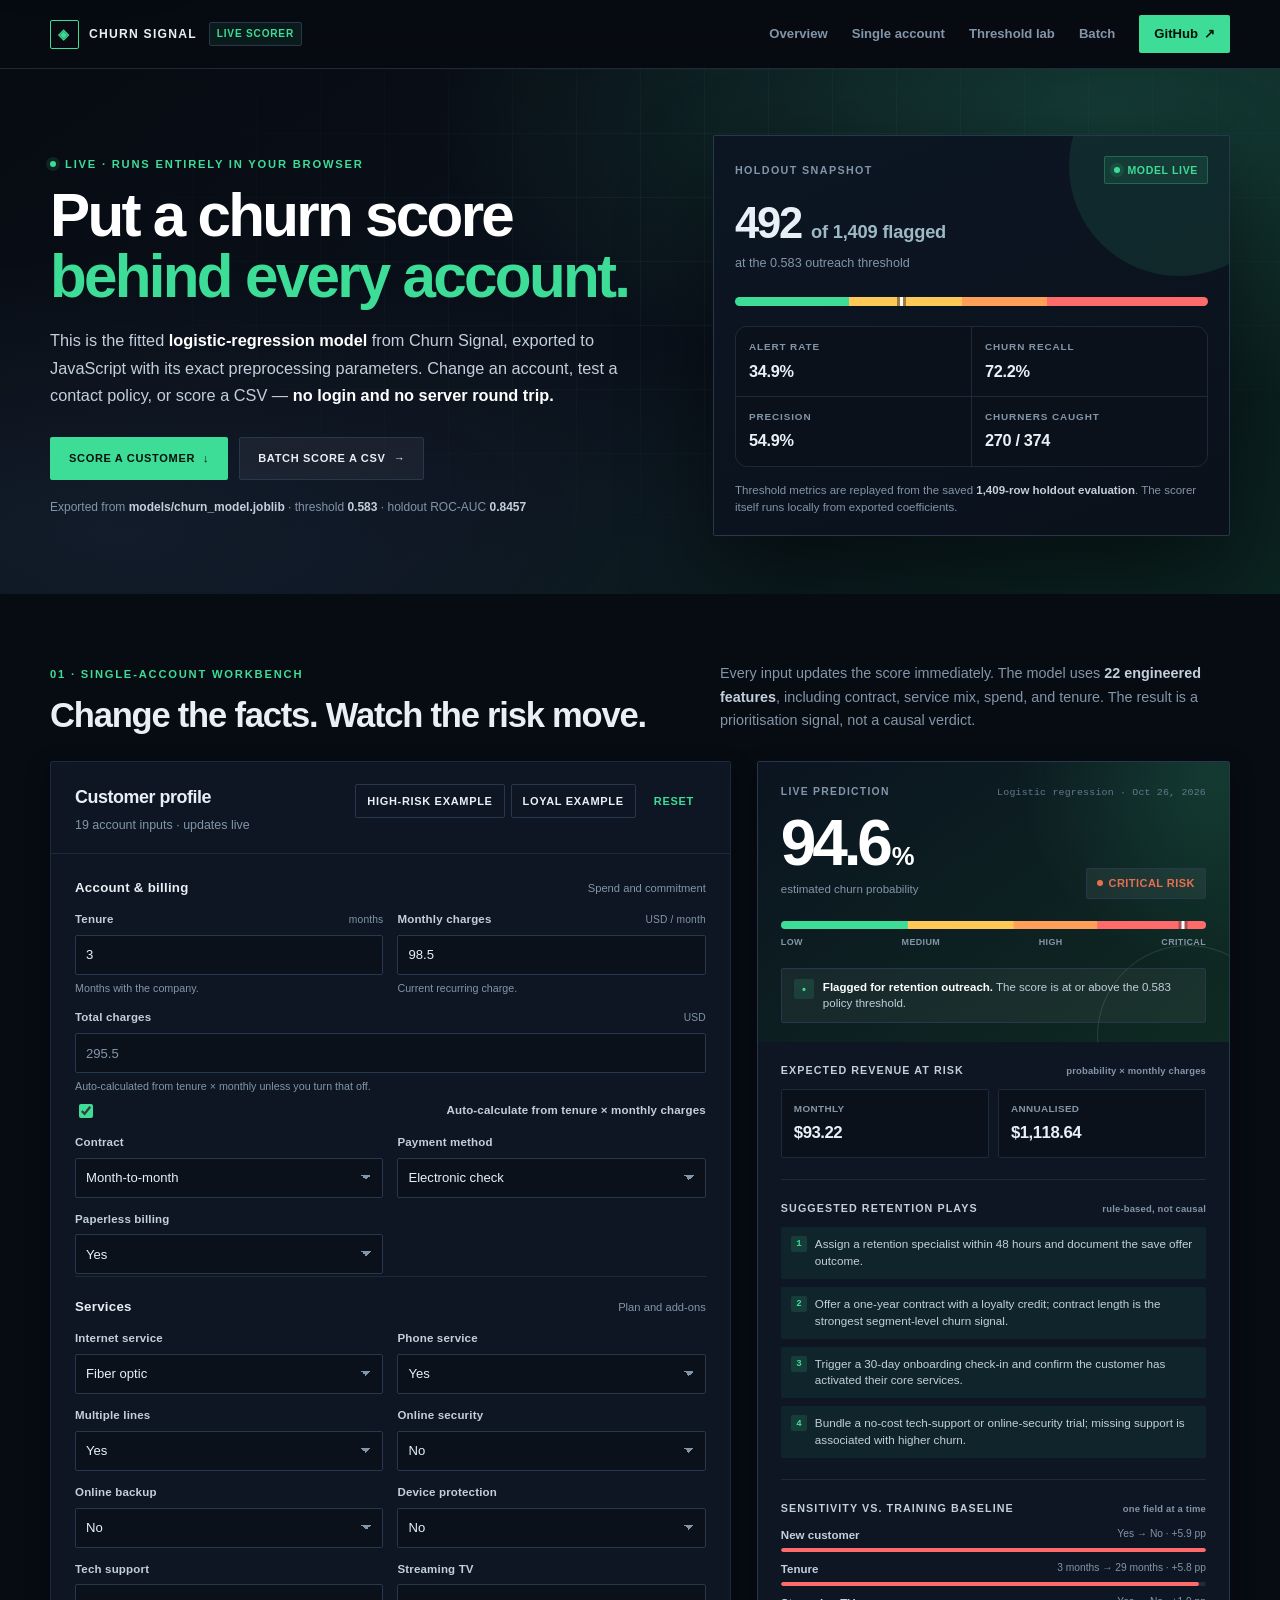
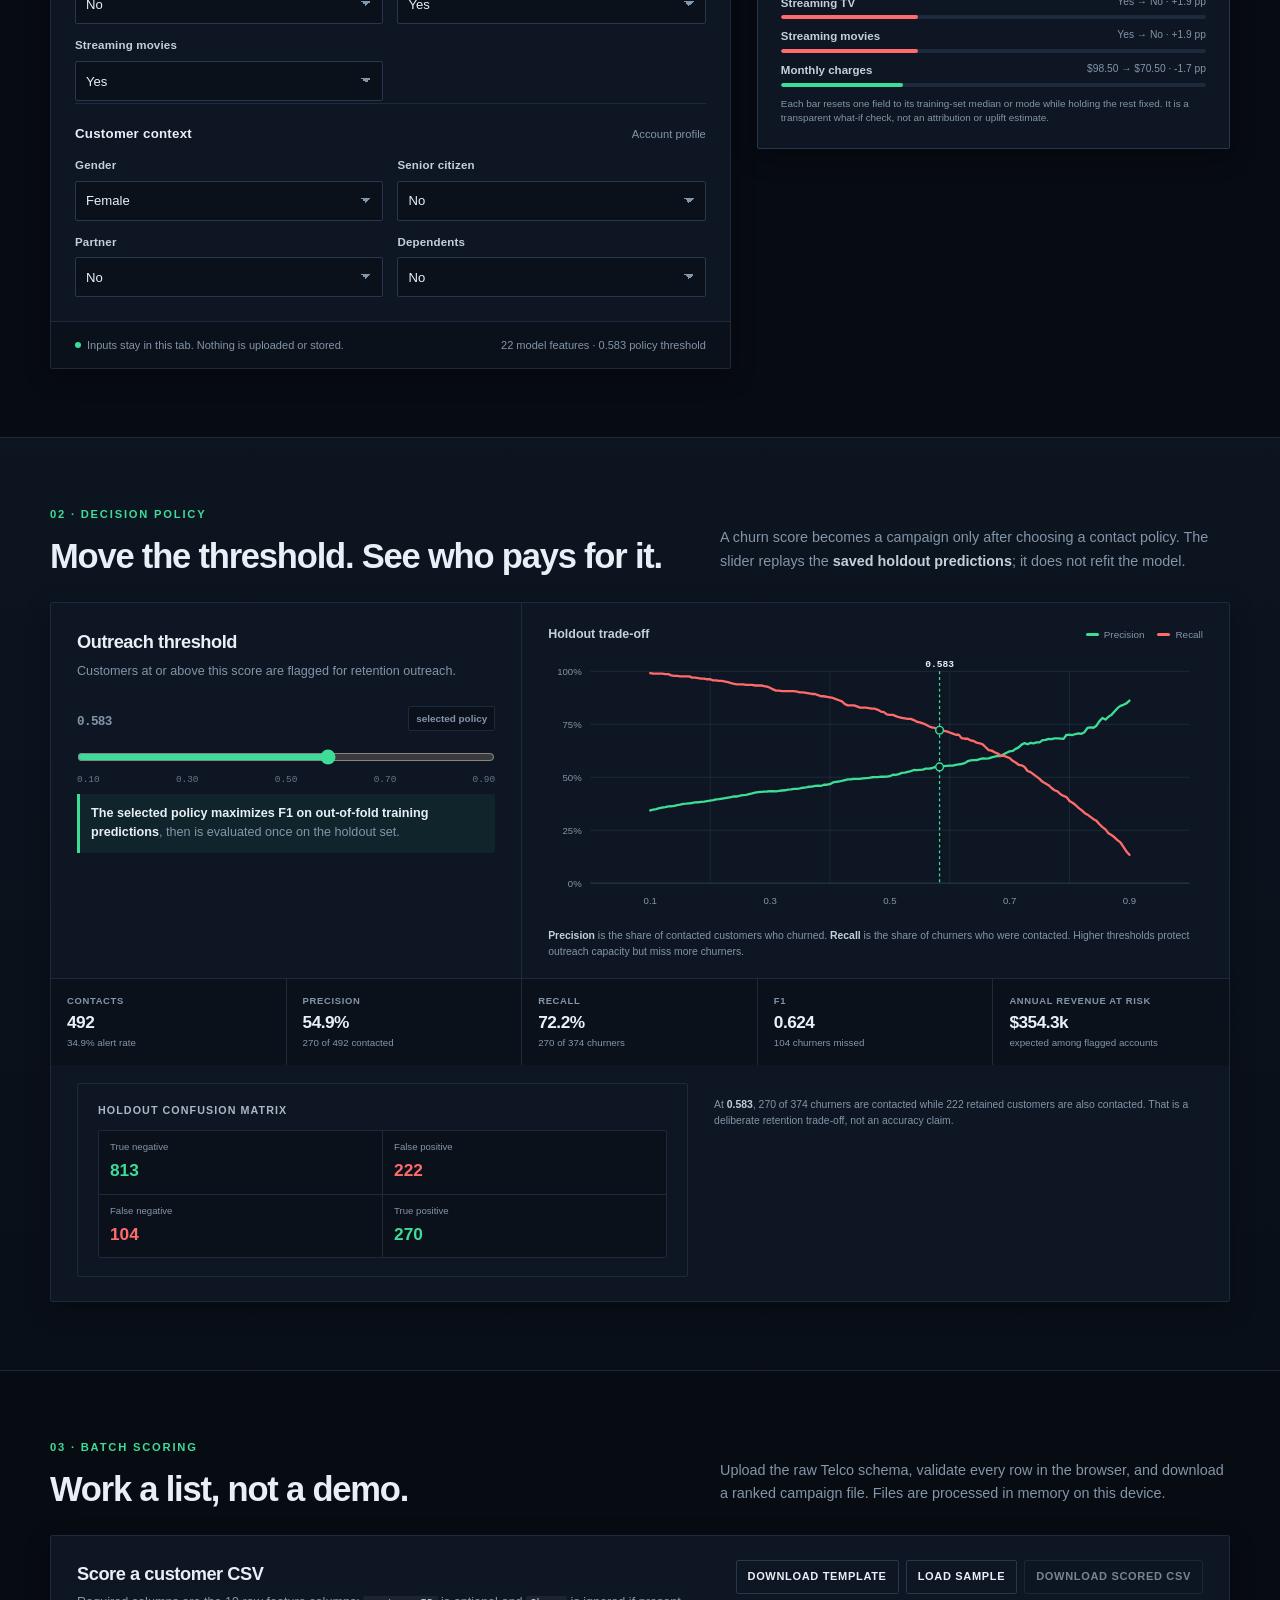
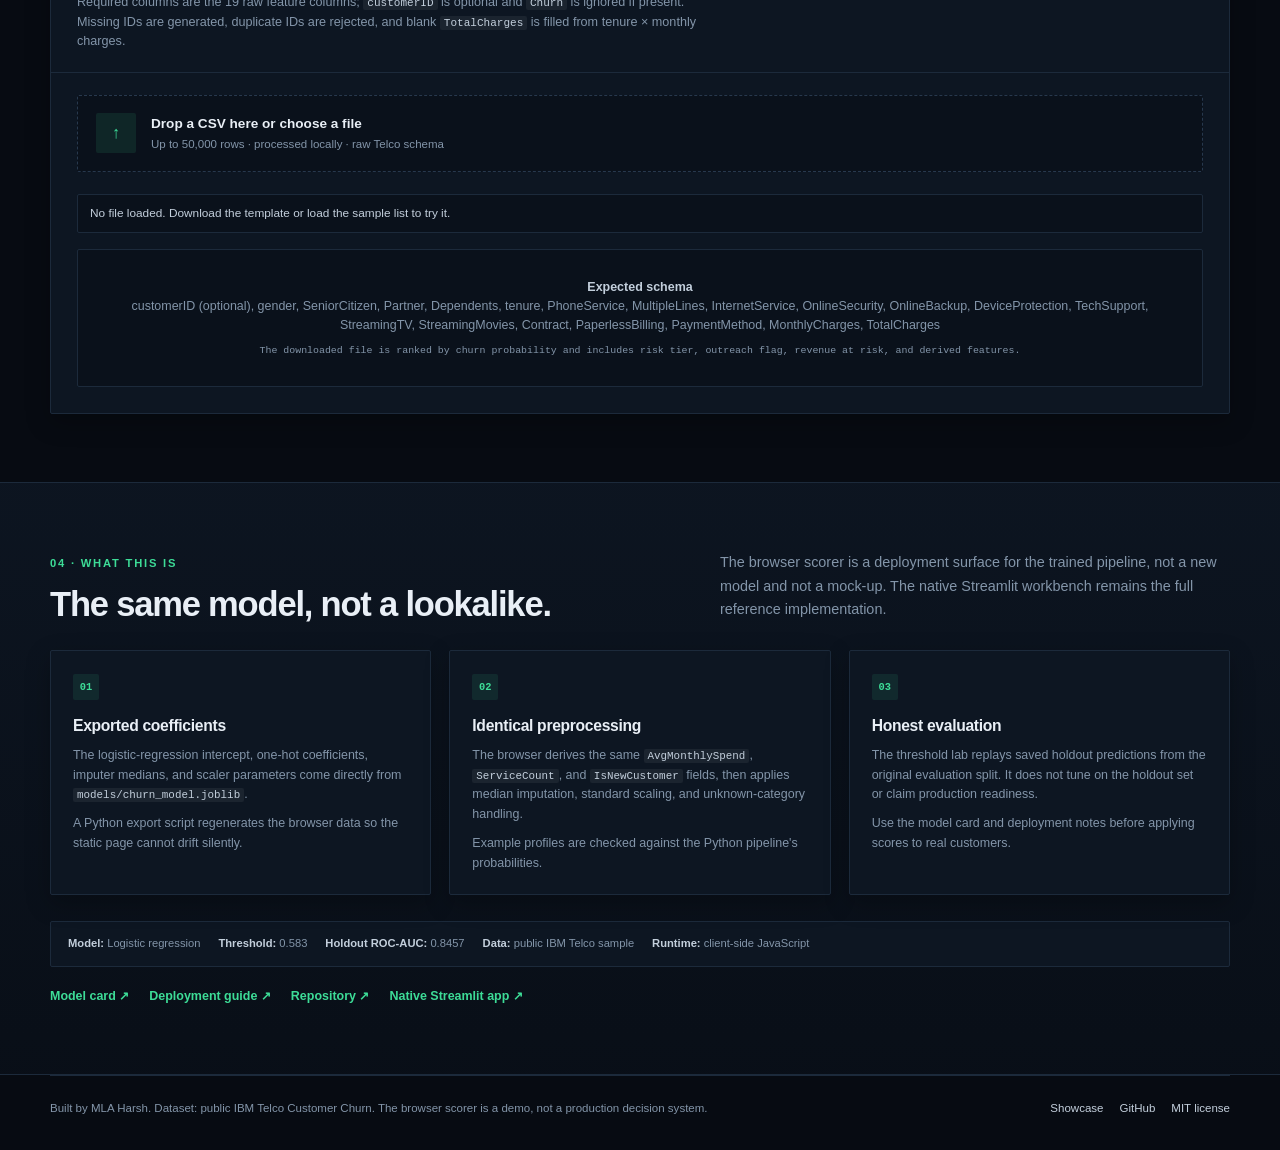
<file: docs/scorer.html>
<!doctype html>
<html lang="en">
<head>
<meta charset="utf-8">
<meta name="viewport" content="width=device-width, initial-scale=1">
<title>Live Churn Scorer · Churn Signal</title>
<meta name="description" content="Score a Telco customer against the fitted Churn Signal logistic regression in your browser. No login, no server, and the same exported coefficients as the Python pipeline.">
<meta name="theme-color" content="#070B12">
<meta property="og:title" content="Live Churn Scorer · Churn Signal">
<meta property="og:description" content="A real interactive churn scorer running the exported logistic-regression coefficients entirely in the browser.">
<meta property="og:type" content="website">
<meta property="og:url" content="https://mlaharsh.github.io/Customer_Churn_Prediction/scorer.html">
<meta property="og:image" content="https://mlaharsh.github.io/Customer_Churn_Prediction/assets/app_scorer.png">
<meta name="twitter:card" content="summary_large_image">
<link rel="canonical" href="https://mlaharsh.github.io/Customer_Churn_Prediction/scorer.html">
<link rel="icon" href="data:image/svg+xml,%3Csvg xmlns='http://www.w3.org/2000/svg' viewBox='0 0 64 64'%3E%3Crect width='64' height='64' rx='12' fill='%23070B12'/%3E%3Cpath d='M32 10l18 22-18 22-18-22z' fill='%233DDC97'/%3E%3C/svg%3E">
<link rel="stylesheet" href="scorer.css">
</head>
<body>
<a class="skip" href="#main">Skip to content</a>

<header class="site-header">
  <div class="wrap header-inner">
    <a class="brand" href="index.html" aria-label="Churn Signal showcase">
      <span class="brand-mark" aria-hidden="true">◈</span>
      <span>Churn Signal</span>
      <span class="brand-sub">Live scorer</span>
    </a>
    <nav class="nav" aria-label="Primary navigation">
      <a class="nav-keep" href="index.html">Overview</a>
      <a href="#scorer">Single account</a>
      <a href="#threshold">Threshold lab</a>
      <a href="#batch">Batch</a>
      <a class="nav-cta" href="https://github.com/mlaharsh/Customer_Churn_Prediction" target="_blank" rel="noreferrer">GitHub <span aria-hidden="true">↗</span></a>
    </nav>
  </div>
</header>

<main id="main">
  <section class="hero" id="top">
    <div class="hero-grid-bg" aria-hidden="true"></div>
    <div class="wrap hero-grid">
      <div class="hero-copy">
        <p class="eyebrow eyebrow-light"><span class="dot" aria-hidden="true"></span>Live · runs entirely in your browser</p>
        <h1>Put a churn score <span class="h1-accent">behind every account.</span></h1>
        <p class="hero-lead">
          This is the fitted <strong>logistic-regression model</strong> from Churn Signal, exported to
          JavaScript with its exact preprocessing parameters. Change an account, test a contact
          policy, or score a CSV — <strong>no login and no server round trip.</strong>
        </p>
        <div class="hero-actions">
          <a class="btn btn-primary" href="#scorer">Score a customer <span aria-hidden="true">↓</span></a>
          <a class="btn btn-ghost" href="#batch">Batch score a CSV <span aria-hidden="true">→</span></a>
        </div>
        <p class="hero-note">
          Exported from <strong>models/churn_model.joblib</strong> · threshold <strong class="js-threshold">0.583</strong> ·
          holdout ROC-AUC <strong class="js-roc">0.846</strong>
        </p>
      </div>

      <div class="hero-visual">
        <div class="hero-panel">
          <div class="hero-panel-top">
            <p class="hero-panel-label">Holdout snapshot</p>
            <span class="live-chip">Model live</span>
          </div>
          <div class="hero-metric">
            <span class="hero-metric-value"><span class="js-flagged">492</span> <span style="font-size:0.42em;font-weight:600;letter-spacing:-0.01em;color:#9db9c5;">of <span class="js-holdout-n">1,409</span> flagged</span></span>
            <span class="hero-metric-label">at the <span class="js-threshold">0.583</span> outreach threshold</span>
          </div>
          <div class="hero-meter" aria-hidden="true">
            <div class="hero-meter-marker js-alert-marker" style="left:34.9%"></div>
          </div>
          <div class="hero-mini-grid">
            <div class="hero-mini"><span>Alert rate</span><strong class="js-alert-rate">34.9%</strong></div>
            <div class="hero-mini"><span>Churn recall</span><strong class="js-recall">72.2%</strong></div>
            <div class="hero-mini"><span>Precision</span><strong class="js-precision">54.9%</strong></div>
            <div class="hero-mini"><span>Churners caught</span><strong class="js-caught">270 / 374</strong></div>
          </div>
          <p class="hero-panel-foot">
            Threshold metrics are replayed from the saved <strong>1,409-row holdout evaluation</strong>.
            The scorer itself runs locally from exported coefficients.
          </p>
        </div>
      </div>
    </div>
  </section>

  <section class="section" id="scorer">
    <div class="wrap">
      <div class="section-head">
        <div>
          <p class="eyebrow">01 · Single-account workbench</p>
          <h2>Change the facts. Watch the risk move.</h2>
        </div>
        <p class="section-lead">
          Every input updates the score immediately. The model uses <strong>22 engineered features</strong>,
          including contract, service mix, spend, and tenure. The result is a prioritisation signal,
          not a causal verdict.
        </p>
      </div>

      <div class="score-layout">
        <form class="form-card" id="profileForm" novalidate>
          <div class="card-head">
            <div>
              <h3>Customer profile</h3>
              <p>19 account inputs · updates live</p>
            </div>
            <div class="card-head-actions">
              <button class="btn btn-secondary btn-small" type="button" id="exampleHigh">High-risk example</button>
              <button class="btn btn-secondary btn-small" type="button" id="exampleLoyal">Loyal example</button>
              <button class="btn btn-quiet btn-small" type="button" id="resetForm">Reset</button>
            </div>
          </div>
          <div class="form-body" id="formBody"></div>
          <div class="form-foot">
            <p><span class="privacy-dot" aria-hidden="true"></span>Inputs stay in this tab. Nothing is uploaded or stored.</p>
            <p>22 model features · <span class="js-threshold">0.583</span> policy threshold</p>
          </div>
        </form>

        <aside class="result-panel" aria-label="Live score result">
          <article class="result-card" id="resultCard">
            <div class="result-head">
              <div class="result-kicker">
                <span>Live prediction</span>
                <time id="modelStamp">loading model</time>
              </div>
              <div class="probability-row">
                <div>
                  <p class="probability" id="probabilityValue">—<small>%</small></p>
                  <p class="probability-label">estimated churn probability</p>
                </div>
                <span class="risk-badge" id="riskBadge">—</span>
              </div>
              <div class="gauge" role="img" aria-label="Churn probability risk band" id="riskGauge">
                <div class="gauge-track">
                  <div class="gauge-marker" id="gaugeMarker" style="left:50%"></div>
                </div>
                <div class="gauge-labels" aria-hidden="true">
                  <span>Low</span><span>Medium</span><span>High</span><span>Critical</span>
                </div>
              </div>
              <div class="decision" id="decisionBox">
                <span class="decision-mark" aria-hidden="true">•</span>
                <span id="decisionText">Loading the exported model…</span>
              </div>
            </div>

            <div class="result-body">
              <div class="error-box" id="resultError" role="alert" hidden></div>

              <div class="result-section">
                <h4 class="result-section-title">Expected revenue at risk <span>probability × monthly charges</span></h4>
                <div class="revenue-grid">
                  <div class="revenue-tile">
                    <span>Monthly</span>
                    <strong id="monthlyRisk">$0.00</strong>
                  </div>
                  <div class="revenue-tile">
                    <span>Annualised</span>
                    <strong id="annualRisk">$0.00</strong>
                  </div>
                </div>
              </div>

              <div class="result-section">
                <h4 class="result-section-title">Suggested retention plays <span>rule-based, not causal</span></h4>
                <ol class="action-list" id="actionList"></ol>
              </div>

              <div class="result-section">
                <h4 class="result-section-title">Sensitivity vs. training baseline <span>one field at a time</span></h4>
                <div class="driver-list" id="driverList"></div>
                <p class="driver-note">
                  Each bar resets one field to its training-set median or mode while holding the rest
                  fixed. It is a transparent what-if check, not an attribution or uplift estimate.
                </p>
              </div>
            </div>
          </article>
        </aside>
      </div>
    </div>
  </section>

  <section class="section section-tinted" id="threshold">
    <div class="wrap">
      <div class="section-head">
        <div>
          <p class="eyebrow">02 · Decision policy</p>
          <h2>Move the threshold. See who pays for it.</h2>
        </div>
        <p class="section-lead">
          A churn score becomes a campaign only after choosing a contact policy. The slider replays
          the <strong>saved holdout predictions</strong>; it does not refit the model.
        </p>
      </div>

      <div class="lab-card">
        <div class="lab-grid">
          <div class="lab-controls">
            <h3>Outreach threshold</h3>
            <p>Customers at or above this score are flagged for retention outreach.</p>
            <div class="threshold-readout">
              <p class="threshold-value" id="thresholdValue">0.583</p>
              <span class="threshold-default">selected policy</span>
            </div>
            <label class="sr-only" for="thresholdSlider">Outreach threshold</label>
            <input class="slider" id="thresholdSlider" type="range" min="0.1" max="0.9" step="0.001" value="0.583">
            <div class="slider-ticks" aria-hidden="true">
              <span>0.10</span><span>0.30</span><span>0.50</span><span>0.70</span><span>0.90</span>
            </div>
            <p class="lab-hint" id="thresholdHint">
              The selected policy maximizes F1 on <strong>out-of-fold training predictions</strong>, then
              is evaluated once on the holdout set.
            </p>
          </div>

          <div class="lab-chart">
            <div class="chart-head">
              <p class="chart-title">Holdout trade-off</p>
              <div class="chart-legend" aria-hidden="true">
                <span><i class="legend-precision"></i>Precision</span>
                <span><i class="legend-recall"></i>Recall</span>
              </div>
            </div>
            <svg class="curve" id="tradeoffChart" viewBox="0 0 680 270" role="img" aria-labelledby="curveTitle curveDesc">
              <title id="curveTitle">Precision and recall across outreach thresholds</title>
              <desc id="curveDesc">Holding out 1,409 customers, precision rises and recall falls as the threshold increases.</desc>
            </svg>
            <p class="lab-note">
              <strong>Precision</strong> is the share of contacted customers who churned.
              <strong>Recall</strong> is the share of churners who were contacted. Higher thresholds
              protect outreach capacity but miss more churners.
            </p>
          </div>
        </div>

        <div class="lab-metrics">
          <div class="lab-metric">
            <span>Contacts</span>
            <strong id="labContacts">492</strong>
            <small id="labAlertRate">34.9% alert rate</small>
          </div>
          <div class="lab-metric">
            <span>Precision</span>
            <strong id="labPrecision">54.9%</strong>
            <small id="labPrecisionDetail">270 of 492 contacted</small>
          </div>
          <div class="lab-metric">
            <span>Recall</span>
            <strong id="labRecall">72.2%</strong>
            <small id="labRecallDetail">270 of 374 churners</small>
          </div>
          <div class="lab-metric">
            <span>F1</span>
            <strong id="labF1">0.624</strong>
            <small id="labMissed">104 churners missed</small>
          </div>
          <div class="lab-metric">
            <span>Annual revenue at risk</span>
            <strong id="labRevenue">$354.3k</strong>
            <small>expected among flagged accounts</small>
          </div>
        </div>

        <div class="lab-bottom">
          <div class="confusion-row">
            <div class="confusion-card">
              <h4>Holdout confusion matrix</h4>
              <div class="confusion">
                <div class="confusion-cell true-negative"><span>True negative</span><strong id="labTN">813</strong></div>
                <div class="confusion-cell false-positive"><span>False positive</span><strong id="labFP">222</strong></div>
                <div class="confusion-cell false-negative"><span>False negative</span><strong id="labFN">104</strong></div>
                <div class="confusion-cell true-positive"><span>True positive</span><strong id="labTP">270</strong></div>
              </div>
            </div>
            <p class="lab-note" id="thresholdFootnote">
              At <strong>0.583</strong>, 270 of 374 churners are contacted while 222 retained customers
              are also contacted. That is a deliberate retention trade-off, not an accuracy claim.
            </p>
          </div>
        </div>
      </div>
    </div>
  </section>

  <section class="section" id="batch">
    <div class="wrap">
      <div class="section-head">
        <div>
          <p class="eyebrow">03 · Batch scoring</p>
          <h2>Work a list, not a demo.</h2>
        </div>
        <p class="section-lead">
          Upload the raw Telco schema, validate every row in the browser, and download a ranked
          campaign file. Files are processed in memory on this device.
        </p>
      </div>

      <div class="batch-card">
        <div class="batch-head">
          <div>
            <h3>Score a customer CSV</h3>
            <p>
              Required columns are the 19 raw feature columns; <code>customerID</code> is optional and
              <code>Churn</code> is ignored if present. Missing IDs are generated, duplicate IDs are rejected,
              and blank <code>TotalCharges</code> is filled from tenure × monthly charges.
            </p>
          </div>
          <div class="batch-actions">
            <button class="btn btn-secondary btn-small" type="button" id="downloadTemplate">Download template</button>
            <button class="btn btn-secondary btn-small" type="button" id="loadSample">Load sample</button>
            <button class="btn btn-secondary btn-small" type="button" id="downloadBatch" disabled>Download scored CSV</button>
          </div>
        </div>

        <label class="dropzone" id="dropzone" for="fileInput">
          <span class="dropzone-icon" aria-hidden="true">↑</span>
          <span class="dropzone-copy">
            <strong id="dropzoneTitle">Drop a CSV here or choose a file</strong>
            <span>Up to 50,000 rows · processed locally · raw Telco schema</span>
          </span>
          <input id="fileInput" type="file" accept=".csv,text/csv">
        </label>

        <p class="batch-status" id="batchStatus">No file loaded. Download the template or load the sample list to try it.</p>
        <div class="batch-empty" id="batchEmpty">
          <strong>Expected schema</strong><br>
          customerID (optional), gender, SeniorCitizen, Partner, Dependents, tenure, PhoneService,
          MultipleLines, InternetService, OnlineSecurity, OnlineBackup, DeviceProtection, TechSupport,
          StreamingTV, StreamingMovies, Contract, PaperlessBilling, PaymentMethod, MonthlyCharges, TotalCharges
          <div class="batch-schema">The downloaded file is ranked by churn probability and includes risk tier, outreach flag, revenue at risk, and derived features.</div>
        </div>

        <div class="batch-summary" id="batchSummary" aria-live="polite">
          <div class="batch-stat"><span>Rows scored</span><strong id="batchRows">—</strong></div>
          <div class="batch-stat"><span>Flagged</span><strong id="batchFlagged">—</strong></div>
          <div class="batch-stat"><span>Critical tier</span><strong id="batchCritical">—</strong></div>
          <div class="batch-stat"><span>Annual revenue at risk</span><strong id="batchRevenue">—</strong></div>
        </div>

        <div class="table-wrap" id="tableWrap">
          <table class="data-table">
            <thead>
              <tr>
                <th scope="col">Customer</th>
                <th scope="col">Churn prob.</th>
                <th scope="col">Decision</th>
                <th scope="col">Risk tier</th>
                <th scope="col">Tenure</th>
                <th scope="col">Contract</th>
                <th scope="col">Internet</th>
                <th scope="col">Monthly</th>
                <th scope="col">Annual at risk</th>
              </tr>
            </thead>
            <tbody id="batchBody"></tbody>
          </table>
        </div>
        <div class="table-foot is-hidden" id="tableFoot">
          <span id="tableCaption">Ranked by churn probability. Preview shows the first 25 accounts.</span>
          <span>Download includes all 28 scoring and account columns.</span>
        </div>
      </div>
    </div>
  </section>

  <section class="section section-tinted" id="method">
    <div class="wrap">
      <div class="section-head">
        <div>
          <p class="eyebrow">04 · What this is</p>
          <h2>The same model, not a lookalike.</h2>
        </div>
        <p class="section-lead">
          The browser scorer is a deployment surface for the trained pipeline, not a new model and
          not a mock-up. The native Streamlit workbench remains the full reference implementation.
        </p>
      </div>

      <div class="method-grid">
        <article class="method-card">
          <span class="method-num">01</span>
          <h3>Exported coefficients</h3>
          <p>
            The logistic-regression intercept, one-hot coefficients, imputer medians, and scaler
            parameters come directly from <code>models/churn_model.joblib</code>.
          </p>
          <p>A Python export script regenerates the browser data so the static page cannot drift silently.</p>
        </article>
        <article class="method-card">
          <span class="method-num">02</span>
          <h3>Identical preprocessing</h3>
          <p>
            The browser derives the same <code>AvgMonthlySpend</code>, <code>ServiceCount</code>, and
            <code>IsNewCustomer</code> fields, then applies median imputation, standard scaling, and
            unknown-category handling.
          </p>
          <p>Example profiles are checked against the Python pipeline's probabilities.</p>
        </article>
        <article class="method-card">
          <span class="method-num">03</span>
          <h3>Honest evaluation</h3>
          <p>
            The threshold lab replays saved holdout predictions from the original evaluation split.
            It does not tune on the holdout set or claim production readiness.
          </p>
          <p>Use the model card and deployment notes before applying scores to real customers.</p>
        </article>
      </div>

      <div class="trust-strip">
        <span><strong>Model:</strong> <span class="js-model-name">Logistic regression</span></span>
        <span><strong>Threshold:</strong> <span class="js-threshold">0.583</span></span>
        <span><strong>Holdout ROC-AUC:</strong> <span class="js-roc">0.846</span></span>
        <span><strong>Data:</strong> public IBM Telco sample</span>
        <span><strong>Runtime:</strong> client-side JavaScript</span>
      </div>

      <div class="method-links">
        <a href="https://github.com/mlaharsh/Customer_Churn_Prediction/blob/master/docs/model_card.md" target="_blank" rel="noreferrer">Model card ↗</a>
        <a href="https://github.com/mlaharsh/Customer_Churn_Prediction/blob/master/docs/deployment.md" target="_blank" rel="noreferrer">Deployment guide ↗</a>
        <a href="https://github.com/mlaharsh/Customer_Churn_Prediction" target="_blank" rel="noreferrer">Repository ↗</a>
        <a href="https://github.com/mlaharsh/Customer_Churn_Prediction/blob/master/app.py" target="_blank" rel="noreferrer">Native Streamlit app ↗</a>
      </div>
    </div>
  </section>

  <footer class="footer">
    <div class="wrap footer-inner">
      <span>Built by MLA Harsh. Dataset: public IBM Telco Customer Churn. The browser scorer is a demo, not a production decision system.</span>
      <span class="footer-links">
        <a href="index.html">Showcase</a>
        <a href="https://github.com/mlaharsh/Customer_Churn_Prediction" target="_blank" rel="noreferrer">GitHub</a>
        <a href="https://github.com/mlaharsh/Customer_Churn_Prediction/blob/master/LICENSE" target="_blank" rel="noreferrer">MIT license</a>
      </span>
    </div>
  </footer>
</main>

<script src="scorer_data.js"></script>
<script src="scorer.js"></script>
<script src="scorer_ui.js"></script>
</body>
</html>
</file>
<file: docs/scorer.css>
:root {
  --ink: #0b1f33;
  --ink-soft: #14384b;
  --teal: #0e7c86;
  --teal-deep: #0a6570;
  --mint: #2a9d8f;
  --mint-light: #8ed7d2;
  --coral: #e76f51;
  --amber: #e9c46a;
  --orange: #f4a261;
  --cream: #f7f5f0;
  --cream-deep: #efebe2;
  --paper: #ffffff;
  --muted: #61717b;
  --muted-dark: #4b5e69;
  --line: #e1e6e9;
  --line-strong: #d2dade;
  --max: 1180px;
  --shadow: 0 18px 50px rgba(11, 31, 51, 0.08);
  --shadow-soft: 0 8px 24px rgba(11, 31, 51, 0.05);
  --font: "Segoe UI", "Inter", -apple-system, BlinkMacSystemFont, "Helvetica Neue", Arial, sans-serif;
  --mono: "Cascadia Code", "SFMono-Regular", Consolas, "Liberation Mono", monospace;
  --risk: var(--mint);
}

* {
  box-sizing: border-box;
}

html {
  scroll-behavior: smooth;
}

body {
  margin: 0;
  background:
    radial-gradient(circle at 92% 2%, rgba(42, 157, 143, 0.08), transparent 28rem),
    var(--cream);
  color: var(--ink);
  font-family: var(--font);
  line-height: 1.55;
  -webkit-font-smoothing: antialiased;
  text-rendering: optimizeLegibility;
}

img {
  max-width: 100%;
}

a {
  color: inherit;
}

::selection {
  background: rgba(42, 157, 143, 0.24);
}

:focus-visible {
  outline: 3px solid rgba(14, 124, 134, 0.42);
  outline-offset: 3px;
}

.wrap {
  width: min(var(--max), calc(100% - 48px));
  margin-inline: auto;
}

.skip {
  position: absolute;
  left: 16px;
  top: -100px;
  z-index: 100;
  background: var(--paper);
  color: var(--ink);
  padding: 10px 16px;
  border-radius: 8px;
  text-decoration: none;
  font-weight: 700;
  box-shadow: var(--shadow);
  transition: top 0.2s ease;
}

.skip:focus {
  top: 14px;
}

.site-header {
  position: sticky;
  top: 0;
  z-index: 50;
  background: rgba(247, 245, 240, 0.92);
  border-bottom: 1px solid rgba(11, 31, 51, 0.08);
  backdrop-filter: blur(14px);
  -webkit-backdrop-filter: blur(14px);
}

.header-inner {
  min-height: 68px;
  display: flex;
  align-items: center;
  justify-content: space-between;
  gap: 24px;
}

.brand {
  display: inline-flex;
  align-items: center;
  gap: 10px;
  text-decoration: none;
  font-weight: 750;
  letter-spacing: -0.02em;
  font-size: 1rem;
  white-space: nowrap;
}

.brand-mark {
  width: 29px;
  height: 29px;
  display: grid;
  place-items: center;
  border-radius: 9px;
  background: var(--ink);
  color: var(--mint-light);
  font-size: 0.88rem;
  line-height: 1;
}

.brand-sub {
  display: inline-block;
  margin-left: 2px;
  padding: 3px 7px;
  border: 1px solid rgba(14, 124, 134, 0.2);
  border-radius: 999px;
  background: rgba(42, 157, 143, 0.08);
  color: var(--teal-deep);
  font-size: 0.63rem;
  font-weight: 750;
  letter-spacing: 0.08em;
  text-transform: uppercase;
  vertical-align: 2px;
}

.nav {
  display: flex;
  align-items: center;
  gap: 24px;
  font-size: 0.82rem;
  font-weight: 600;
}

.nav a {
  color: #53636c;
  text-decoration: none;
  transition: color 0.18s ease;
}

.nav a:hover,
.nav a:focus-visible {
  color: var(--teal);
}

.nav-cta {
  display: inline-flex;
  align-items: center;
  gap: 6px;
  background: var(--ink);
  color: #ffffff !important;
  border-radius: 999px;
  padding: 9px 15px;
  transition: background 0.18s ease, transform 0.18s ease;
}

.nav-cta:hover {
  background: var(--teal);
  transform: translateY(-1px);
}

.hero {
  position: relative;
  overflow: hidden;
  background: #081828;
  color: #ffffff;
  padding: 66px 0 58px;
}

.hero::before {
  content: "";
  position: absolute;
  inset: 0;
  background:
    radial-gradient(ellipse at 86% 8%, rgba(42, 157, 143, 0.33), transparent 43%),
    radial-gradient(ellipse at 8% 88%, rgba(14, 124, 134, 0.18), transparent 42%),
    linear-gradient(145deg, #081828 0%, #0b1f33 52%, #0d3443 100%);
  pointer-events: none;
}

.hero-grid-bg {
  position: absolute;
  inset: 0;
  background-image:
    linear-gradient(rgba(255, 255, 255, 0.035) 1px, transparent 1px),
    linear-gradient(90deg, rgba(255, 255, 255, 0.035) 1px, transparent 1px);
  background-size: 64px 64px;
  mask-image: radial-gradient(ellipse at 62% 34%, #000 18%, transparent 72%);
  -webkit-mask-image: radial-gradient(ellipse at 62% 34%, #000 18%, transparent 72%);
  pointer-events: none;
}

.hero-grid {
  position: relative;
  display: grid;
  grid-template-columns: minmax(0, 1.08fr) minmax(340px, 0.92fr);
  gap: 56px;
  align-items: center;
}

.hero-copy {
  animation: rise 0.7s ease both;
}

.hero-visual {
  animation: rise 0.8s 0.08s ease both;
}

.eyebrow {
  margin: 0 0 13px;
  color: var(--teal);
  font-size: 0.7rem;
  font-weight: 750;
  letter-spacing: 0.16em;
  text-transform: uppercase;
}

.eyebrow-light {
  color: var(--mint-light);
}

.eyebrow .dot {
  display: inline-block;
  width: 6px;
  height: 6px;
  margin-right: 9px;
  border-radius: 50%;
  background: var(--mint-light);
  box-shadow: 0 0 0 4px rgba(142, 215, 210, 0.12);
  vertical-align: 1px;
}

.hero h1 {
  max-width: 760px;
  margin: 0 0 20px;
  font-size: clamp(2.55rem, 4.7vw, 4.15rem);
  font-weight: 760;
  line-height: 1.01;
  letter-spacing: -0.052em;
}

.h1-accent {
  color: var(--mint-light);
}

.hero-lead {
  max-width: 620px;
  margin: 0;
  color: #c8dce3;
  font-size: 1.02rem;
  line-height: 1.68;
}

.hero-lead strong {
  color: #ffffff;
  font-weight: 650;
}

.hero-actions {
  display: flex;
  flex-wrap: wrap;
  gap: 11px;
  margin-top: 27px;
}

.btn {
  display: inline-flex;
  align-items: center;
  justify-content: center;
  gap: 8px;
  min-height: 43px;
  padding: 10px 18px;
  border: 1px solid transparent;
  border-radius: 10px;
  font-family: var(--font);
  font-size: 0.84rem;
  font-weight: 700;
  line-height: 1.2;
  text-decoration: none;
  cursor: pointer;
  transition: background 0.18s ease, border-color 0.18s ease, color 0.18s ease,
    transform 0.18s ease;
}

.btn:hover {
  transform: translateY(-1px);
}

.btn-primary {
  background: var(--mint);
  color: #ffffff;
}

.btn-primary:hover {
  background: #238779;
}

.btn-ghost {
  background: rgba(255, 255, 255, 0.07);
  border-color: rgba(255, 255, 255, 0.18);
  color: #ffffff;
}

.btn-ghost:hover {
  background: rgba(255, 255, 255, 0.13);
}

.btn-secondary {
  background: var(--paper);
  border-color: var(--line-strong);
  color: var(--ink);
}

.btn-secondary:hover {
  border-color: var(--teal);
  color: var(--teal-deep);
}

.btn-quiet {
  background: transparent;
  border-color: transparent;
  color: var(--teal-deep);
  padding-inline: 8px;
}

.btn-quiet:hover {
  background: rgba(42, 157, 143, 0.08);
}

.btn-small {
  min-height: 34px;
  padding: 6px 11px;
  font-size: 0.75rem;
  border-radius: 8px;
}

.btn:disabled {
  cursor: not-allowed;
  opacity: 0.5;
  transform: none;
}

.hero-note {
  margin: 18px 0 0;
  color: #89a7b5;
  font-size: 0.75rem;
  line-height: 1.5;
}

.hero-note strong {
  color: #d9e8ec;
  font-weight: 650;
}

.hero-panel {
  position: relative;
  overflow: hidden;
  border: 1px solid rgba(255, 255, 255, 0.15);
  border-radius: 20px;
  background: rgba(9, 28, 43, 0.84);
  box-shadow: 0 34px 90px rgba(0, 0, 0, 0.35);
  backdrop-filter: blur(10px);
}

.hero-panel::after {
  content: "";
  position: absolute;
  right: -60px;
  top: -80px;
  width: 220px;
  height: 220px;
  border-radius: 50%;
  background: rgba(42, 157, 143, 0.17);
  pointer-events: none;
}

.hero-panel-top {
  position: relative;
  z-index: 1;
  display: flex;
  align-items: center;
  justify-content: space-between;
  gap: 12px;
  padding: 20px 21px 0;
}

.hero-panel-label {
  margin: 0;
  color: #8eb4c2;
  font-size: 0.67rem;
  font-weight: 700;
  letter-spacing: 0.13em;
  text-transform: uppercase;
}

.live-chip {
  display: inline-flex;
  align-items: center;
  gap: 7px;
  padding: 5px 9px;
  border: 1px solid rgba(142, 215, 210, 0.28);
  border-radius: 999px;
  background: rgba(42, 157, 143, 0.12);
  color: #c7efeb;
  font-size: 0.66rem;
  font-weight: 700;
  letter-spacing: 0.06em;
  text-transform: uppercase;
}

.live-chip::before {
  content: "";
  width: 6px;
  height: 6px;
  border-radius: 50%;
  background: #8ed7d2;
  box-shadow: 0 0 0 4px rgba(142, 215, 210, 0.12);
}

.hero-metric {
  position: relative;
  z-index: 1;
  padding: 18px 21px 10px;
}

.hero-metric-value {
  display: block;
  color: #ffffff;
  font-size: clamp(2rem, 3.4vw, 2.8rem);
  font-weight: 760;
  line-height: 1;
  letter-spacing: -0.05em;
}

.hero-metric-label {
  display: block;
  margin-top: 8px;
  color: #9db9c5;
  font-size: 0.79rem;
}

.hero-meter {
  position: relative;
  height: 9px;
  margin: 14px 21px 0;
  overflow: hidden;
  border-radius: 999px;
  background: linear-gradient(
    90deg,
    #2a9d8f 0%,
    #2a9d8f 24%,
    #e9c46a 24%,
    #e9c46a 48%,
    #f4a261 48%,
    #f4a261 66%,
    #e76f51 66%,
    #e76f51 100%
  );
}

.hero-meter-marker {
  position: absolute;
  top: -3px;
  left: 34.9%;
  width: 3px;
  height: 15px;
  border-radius: 2px;
  background: #ffffff;
  box-shadow: 0 0 0 3px rgba(11, 31, 51, 0.3);
}

.hero-mini-grid {
  position: relative;
  z-index: 1;
  display: grid;
  grid-template-columns: repeat(2, minmax(0, 1fr));
  gap: 1px;
  margin: 20px 21px 0;
  overflow: hidden;
  border: 1px solid rgba(255, 255, 255, 0.1);
  border-radius: 12px;
  background: rgba(255, 255, 255, 0.08);
}

.hero-mini {
  padding: 12px 13px;
  background: rgba(8, 24, 38, 0.76);
}

.hero-mini span {
  display: block;
  color: #7fa4b3;
  font-size: 0.62rem;
  font-weight: 700;
  letter-spacing: 0.09em;
  text-transform: uppercase;
}

.hero-mini strong {
  display: block;
  margin-top: 4px;
  color: #f3fbfa;
  font-size: 1.02rem;
  font-weight: 700;
  letter-spacing: -0.02em;
}

.hero-panel-foot {
  position: relative;
  z-index: 1;
  margin: 15px 21px 19px;
  color: #87a7b4;
  font-size: 0.72rem;
  line-height: 1.5;
}

.hero-panel-foot strong {
  color: #dcecef;
}

.section {
  padding: 68px 0;
}

.section-tinted {
  background:
    linear-gradient(180deg, rgba(240, 237, 230, 0.66), rgba(240, 237, 230, 0.38)),
    var(--cream);
  border-top: 1px solid rgba(11, 31, 51, 0.05);
  border-bottom: 1px solid rgba(11, 31, 51, 0.05);
}

.section-head {
  display: flex;
  align-items: flex-end;
  justify-content: space-between;
  gap: 36px;
  margin-bottom: 27px;
}

.section-head h2 {
  margin: 0;
  font-size: clamp(1.75rem, 2.7vw, 2.45rem);
  line-height: 1.1;
  letter-spacing: -0.04em;
}

.section-lead {
  max-width: 510px;
  margin: 0 0 2px;
  color: var(--muted);
  font-size: 0.9rem;
  line-height: 1.62;
}

.section-lead strong {
  color: var(--ink);
}

.score-layout {
  display: grid;
  grid-template-columns: minmax(0, 1.18fr) minmax(330px, 0.82fr);
  gap: 26px;
  align-items: start;
}

.form-card,
.result-card,
.lab-card,
.batch-card,
.method-card {
  border: 1px solid var(--line);
  border-radius: 20px;
  background: var(--paper);
  box-shadow: var(--shadow-soft);
}

.form-card {
  overflow: hidden;
}

.card-head {
  display: flex;
  align-items: flex-start;
  justify-content: space-between;
  gap: 18px;
  padding: 22px 24px 18px;
  border-bottom: 1px solid var(--line);
}

.card-head h3 {
  margin: 0;
  font-size: 1.12rem;
  letter-spacing: -0.025em;
}

.card-head p {
  margin: 4px 0 0;
  color: var(--muted);
  font-size: 0.78rem;
}

.card-head-actions {
  display: flex;
  flex-wrap: wrap;
  gap: 6px;
  justify-content: flex-end;
}

.form-body {
  padding: 4px 24px 24px;
}

.form-group {
  padding: 20px 0 2px;
  border-bottom: 1px solid var(--line);
}

.form-group:last-child {
  border-bottom: 0;
  padding-bottom: 0;
}

.form-group-head {
  display: flex;
  align-items: baseline;
  justify-content: space-between;
  gap: 14px;
  margin-bottom: 12px;
}

.form-group-head h4 {
  margin: 0;
  color: var(--ink);
  font-size: 0.83rem;
  font-weight: 750;
  letter-spacing: 0.02em;
}

.form-group-head span {
  color: var(--muted);
  font-size: 0.7rem;
}

.field-grid {
  display: grid;
  grid-template-columns: repeat(2, minmax(0, 1fr));
  gap: 13px 14px;
}

.field {
  display: flex;
  min-width: 0;
  flex-direction: column;
  gap: 6px;
}

.field-wide {
  grid-column: 1 / -1;
}

.field label {
  display: flex;
  align-items: center;
  justify-content: space-between;
  gap: 8px;
  color: var(--muted-dark);
  font-size: 0.72rem;
  font-weight: 650;
  letter-spacing: 0.015em;
}

.field .unit {
  color: #8a989f;
  font-size: 0.64rem;
  font-weight: 500;
}

.input,
.select {
  width: 100%;
  min-height: 40px;
  padding: 8px 10px;
  border: 1px solid var(--line-strong);
  border-radius: 8px;
  background: #fcfcfb;
  color: var(--ink);
  font-family: var(--font);
  font-size: 0.82rem;
  transition: border-color 0.18s ease, box-shadow 0.18s ease,
    background 0.18s ease;
}

.input:hover,
.select:hover {
  border-color: #b6c2c8;
}

.input:focus,
.select:focus {
  outline: none;
  border-color: var(--teal);
  background: #ffffff;
  box-shadow: 0 0 0 3px rgba(14, 124, 134, 0.12);
}

.input:disabled {
  background: #f1f0ec;
  color: #7f8d94;
  cursor: not-allowed;
}

.select {
  appearance: none;
  padding-right: 32px;
  background-image:
    linear-gradient(45deg, transparent 50%, #61717b 50%),
    linear-gradient(135deg, #61717b 50%, transparent 50%);
  background-position:
    calc(100% - 16px) 16px,
    calc(100% - 11px) 16px;
  background-size: 5px 5px, 5px 5px;
  background-repeat: no-repeat;
}

.field-help {
  margin: 0;
  color: #7d8c94;
  font-size: 0.67rem;
  line-height: 1.45;
}

.auto-row {
  display: flex;
  align-items: center;
  gap: 7px;
  color: var(--muted);
  font-size: 0.67rem;
}

.auto-row input {
  width: 14px;
  height: 14px;
  accent-color: var(--teal);
}

.form-foot {
  display: flex;
  align-items: center;
  justify-content: space-between;
  gap: 16px;
  padding: 15px 24px;
  border-top: 1px solid var(--line);
  background: #fbfaf7;
}

.form-foot p {
  margin: 0;
  color: var(--muted);
  font-size: 0.69rem;
  line-height: 1.45;
}

.privacy-dot {
  display: inline-block;
  width: 6px;
  height: 6px;
  margin-right: 6px;
  border-radius: 50%;
  background: var(--mint);
  vertical-align: 1px;
}

.result-panel {
  position: sticky;
  top: 92px;
  display: flex;
  flex-direction: column;
  gap: 14px;
}

.result-card {
  overflow: hidden;
  border-color: rgba(11, 31, 51, 0.13);
  box-shadow: 0 22px 54px rgba(11, 31, 51, 0.11);
}

.result-head {
  position: relative;
  overflow: hidden;
  padding: 22px 23px 19px;
  background:
    radial-gradient(circle at 96% 4%, rgba(142, 215, 210, 0.15), transparent 12rem),
    linear-gradient(145deg, #0b1f33 0%, #102f40 100%);
  color: #ffffff;
}

.result-head::after {
  content: "";
  position: absolute;
  right: -50px;
  bottom: -85px;
  width: 180px;
  height: 180px;
  border: 1px solid rgba(255, 255, 255, 0.12);
  border-radius: 50%;
  pointer-events: none;
}

.result-kicker {
  position: relative;
  z-index: 1;
  display: flex;
  align-items: center;
  justify-content: space-between;
  gap: 12px;
  color: #9cb9c4;
  font-size: 0.65rem;
  font-weight: 700;
  letter-spacing: 0.12em;
  text-transform: uppercase;
}

.result-kicker time {
  color: #7e9eab;
  font-family: var(--mono);
  font-size: 0.62rem;
  font-weight: 500;
  letter-spacing: 0.02em;
  text-transform: none;
}

.probability-row {
  position: relative;
  z-index: 1;
  display: flex;
  align-items: flex-end;
  justify-content: space-between;
  gap: 18px;
  margin-top: 15px;
}

.probability {
  margin: 0;
  color: #ffffff;
  font-size: clamp(2.8rem, 5.2vw, 4rem);
  font-weight: 760;
  line-height: 0.9;
  letter-spacing: -0.065em;
  font-variant-numeric: tabular-nums;
}

.probability small {
  margin-left: 3px;
  font-size: 0.4em;
  font-weight: 600;
  letter-spacing: -0.01em;
}

.probability-label {
  margin: 8px 0 0;
  color: #9fbac5;
  font-size: 0.72rem;
}

.risk-badge {
  display: inline-flex;
  align-items: center;
  gap: 6px;
  padding: 6px 10px;
  border: 1px solid rgba(255, 255, 255, 0.18);
  border-radius: 999px;
  background: rgba(255, 255, 255, 0.08);
  color: var(--risk);
  font-size: 0.69rem;
  font-weight: 750;
  letter-spacing: 0.04em;
  text-transform: uppercase;
}

.risk-badge::before {
  content: "";
  width: 6px;
  height: 6px;
  border-radius: 50%;
  background: currentColor;
}

.gauge {
  position: relative;
  z-index: 1;
  margin-top: 22px;
}

.gauge-track {
  position: relative;
  height: 8px;
  overflow: hidden;
  border-radius: 999px;
  background: linear-gradient(
    90deg,
    #2a9d8f 0%,
    #2a9d8f 29.7%,
    #e9c46a 30%,
    #e9c46a 54.5%,
    #f4a261 55%,
    #f4a261 74.3%,
    #e76f51 74.5%,
    #e76f51 100%
  );
}

.gauge-marker {
  position: absolute;
  top: -4px;
  left: 50%;
  width: 3px;
  height: 16px;
  border-radius: 2px;
  background: #ffffff;
  box-shadow: 0 0 0 3px rgba(11, 31, 51, 0.35);
  transform: translateX(-50%);
  transition: left 0.3s ease;
}

.gauge-labels {
  display: flex;
  justify-content: space-between;
  margin-top: 7px;
  color: #7899a7;
  font-size: 0.56rem;
  font-weight: 600;
  letter-spacing: 0.04em;
  text-transform: uppercase;
}

.decision {
  position: relative;
  z-index: 1;
  display: flex;
  align-items: flex-start;
  gap: 9px;
  margin-top: 18px;
  padding: 10px 12px;
  border: 1px solid rgba(255, 255, 255, 0.12);
  border-radius: 9px;
  background: rgba(255, 255, 255, 0.06);
  color: #c6dce2;
  font-size: 0.72rem;
  line-height: 1.45;
}

.decision strong {
  color: #ffffff;
  font-weight: 650;
}

.decision-mark {
  flex: 0 0 auto;
  display: grid;
  place-items: center;
  width: 20px;
  height: 20px;
  border-radius: 50%;
  background: rgba(142, 215, 210, 0.13);
  color: var(--risk);
  font-size: 0.7rem;
  font-weight: 800;
}

.result-body {
  padding: 20px 23px 22px;
}

.result-section + .result-section {
  margin-top: 21px;
  padding-top: 20px;
  border-top: 1px solid var(--line);
}

.result-section-title {
  display: flex;
  align-items: baseline;
  justify-content: space-between;
  gap: 10px;
  margin: 0 0 10px;
  color: var(--muted-dark);
  font-size: 0.67rem;
  font-weight: 750;
  letter-spacing: 0.1em;
  text-transform: uppercase;
}

.result-section-title span {
  color: #8a989f;
  font-size: 0.59rem;
  font-weight: 550;
  letter-spacing: 0.02em;
  text-transform: none;
}

.revenue-grid {
  display: grid;
  grid-template-columns: repeat(2, minmax(0, 1fr));
  gap: 9px;
}

.revenue-tile {
  padding: 11px 12px;
  border: 1px solid var(--line);
  border-radius: 10px;
  background: #fbfaf7;
}

.revenue-tile span {
  display: block;
  color: var(--muted);
  font-size: 0.62rem;
  font-weight: 650;
  letter-spacing: 0.035em;
  text-transform: uppercase;
}

.revenue-tile strong {
  display: block;
  margin-top: 4px;
  color: var(--ink);
  font-size: 1.05rem;
  font-weight: 700;
  letter-spacing: -0.03em;
  font-variant-numeric: tabular-nums;
}

.action-list {
  display: grid;
  gap: 8px;
  margin: 0;
  padding: 0;
  list-style: none;
  counter-reset: plays;
}

.action-list li {
  position: relative;
  padding: 9px 10px 9px 34px;
  border-radius: 8px;
  background: rgba(42, 157, 143, 0.06);
  color: #324b58;
  font-size: 0.73rem;
  line-height: 1.45;
  counter-increment: plays;
}

.action-list li::before {
  content: counter(plays);
  position: absolute;
  left: 10px;
  top: 9px;
  display: grid;
  place-items: center;
  width: 16px;
  height: 16px;
  border-radius: 50%;
  background: rgba(14, 124, 134, 0.13);
  color: var(--teal-deep);
  font-family: var(--mono);
  font-size: 0.57rem;
  font-weight: 700;
}

.driver-list {
  display: grid;
  gap: 9px;
}

.driver {
  display: grid;
  grid-template-columns: minmax(0, 1fr) auto;
  gap: 3px 10px;
}

.driver-label {
  color: var(--ink-soft);
  font-size: 0.72rem;
  font-weight: 650;
}

.driver-value {
  color: var(--muted);
  font-size: 0.64rem;
  line-height: 1.35;
  text-align: right;
  overflow-wrap: anywhere;
}

.driver-bar {
  grid-column: 1 / -1;
  height: 4px;
  overflow: hidden;
  border-radius: 999px;
  background: #e9edef;
}

.driver-bar span {
  display: block;
  height: 100%;
  border-radius: inherit;
  background: var(--coral);
  transition: width 0.3s ease;
}

.driver-bar span.negative {
  background: var(--mint);
}

.driver-note {
  margin: 10px 0 0;
  color: #8a989f;
  font-size: 0.62rem;
  line-height: 1.45;
}

.result-empty {
  padding: 34px 24px;
  color: var(--muted);
  font-size: 0.82rem;
  text-align: center;
}

.error-box {
  padding: 12px 14px;
  border: 1px solid rgba(231, 111, 81, 0.28);
  border-radius: 9px;
  background: rgba(231, 111, 81, 0.07);
  color: #9c3e2b;
  font-size: 0.75rem;
  line-height: 1.45;
}

/* Threshold lab */
.lab-card {
  overflow: hidden;
}

.lab-grid {
  display: grid;
  grid-template-columns: minmax(300px, 0.8fr) minmax(0, 1.2fr);
}

.lab-controls {
  padding: 25px 26px;
  border-right: 1px solid var(--line);
}

.lab-controls h3 {
  margin: 0;
  font-size: 1.14rem;
  letter-spacing: -0.025em;
}

.lab-controls p {
  margin: 6px 0 0;
  color: var(--muted);
  font-size: 0.79rem;
  line-height: 1.55;
}

.threshold-readout {
  display: flex;
  align-items: flex-end;
  justify-content: space-between;
  gap: 12px;
  margin-top: 24px;
}

.threshold-value {
  margin: 0;
  font-family: var(--mono);
  font-size: 2.2rem;
  font-weight: 700;
  line-height: 1;
  letter-spacing: -0.05em;
  font-variant-numeric: tabular-nums;
}

.threshold-default {
  padding: 4px 7px;
  border: 1px solid var(--line);
  border-radius: 5px;
  background: #fbfaf7;
  color: var(--muted);
  font-size: 0.62rem;
  font-weight: 650;
}

.slider {
  width: 100%;
  margin: 18px 0 8px;
  accent-color: var(--teal);
  cursor: pointer;
}

.slider-ticks {
  display: flex;
  justify-content: space-between;
  color: #8a989f;
  font-family: var(--mono);
  font-size: 0.59rem;
}

.lab-hint {
  margin: 19px 0 0;
  padding: 10px 11px;
  border-left: 3px solid var(--mint);
  border-radius: 0 7px 7px 0;
  background: rgba(42, 157, 143, 0.07);
  color: #4d6671;
  font-size: 0.68rem;
  line-height: 1.5;
}

.lab-hint strong {
  color: var(--ink);
}

.lab-chart {
  padding: 22px 26px 18px;
}

.chart-head {
  display: flex;
  align-items: center;
  justify-content: space-between;
  gap: 16px;
}

.chart-title {
  margin: 0;
  color: var(--ink-soft);
  font-size: 0.78rem;
  font-weight: 700;
}

.chart-legend {
  display: flex;
  gap: 13px;
  color: var(--muted);
  font-size: 0.62rem;
}

.chart-legend span {
  display: inline-flex;
  align-items: center;
  gap: 5px;
}

.chart-legend i {
  display: inline-block;
  width: 13px;
  height: 3px;
  border-radius: 2px;
}

.legend-precision {
  background: var(--teal);
}

.legend-recall {
  background: var(--coral);
}

.curve {
  display: block;
  width: 100%;
  height: auto;
  margin-top: 10px;
  overflow: visible;
}

.curve text {
  fill: #8a989f;
  font-family: var(--font);
  font-size: 10px;
}

.curve .grid-line {
  stroke: #e7ebed;
  stroke-width: 1;
}

.curve .axis-line {
  stroke: #cdd6da;
  stroke-width: 1;
}

.curve .precision-line {
  fill: none;
  stroke: var(--teal);
  stroke-width: 2.4;
  stroke-linejoin: round;
  stroke-linecap: round;
}

.curve .recall-line {
  fill: none;
  stroke: var(--coral);
  stroke-width: 2.4;
  stroke-linejoin: round;
  stroke-linecap: round;
}

.curve .threshold-line {
  stroke: #0b1f33;
  stroke-width: 1.3;
  stroke-dasharray: 3 3;
}

.curve .threshold-dot {
  fill: #ffffff;
  stroke: #0b1f33;
  stroke-width: 1.5;
}

.curve .current-threshold-label {
  fill: var(--ink);
  font-family: var(--mono);
  font-size: 10px;
  font-weight: 600;
}

.lab-metrics {
  display: grid;
  grid-template-columns: repeat(5, minmax(0, 1fr));
  border-top: 1px solid var(--line);
  background: #fbfaf7;
}

.lab-bottom {
  padding: 0 26px 24px;
}

.lab-metric {
  padding: 15px 16px;
  border-right: 1px solid var(--line);
}

.lab-metric:last-child {
  border-right: 0;
}

.lab-metric span {
  display: block;
  color: var(--muted);
  font-size: 0.59rem;
  font-weight: 650;
  letter-spacing: 0.07em;
  text-transform: uppercase;
}

.lab-metric strong {
  display: block;
  margin-top: 4px;
  color: var(--ink);
  font-size: 1.08rem;
  font-weight: 700;
  line-height: 1.1;
  letter-spacing: -0.03em;
  font-variant-numeric: tabular-nums;
}

.lab-metric small {
  display: block;
  margin-top: 3px;
  color: #8a989f;
  font-size: 0.61rem;
}

.confusion-row {
  display: grid;
  grid-template-columns: minmax(0, 1fr) minmax(270px, 0.8fr);
  gap: 26px;
  align-items: start;
  margin-top: 18px;
}

.confusion-card {
  padding: 18px 20px;
  border: 1px solid var(--line);
  border-radius: 14px;
  background: rgba(255, 255, 255, 0.64);
}

.confusion-card h4 {
  margin: 0 0 11px;
  color: var(--muted-dark);
  font-size: 0.67rem;
  font-weight: 750;
  letter-spacing: 0.1em;
  text-transform: uppercase;
}

.confusion {
  display: grid;
  grid-template-columns: 1fr 1fr;
  gap: 1px;
  overflow: hidden;
  border: 1px solid var(--line);
  border-radius: 9px;
  background: var(--line);
}

.confusion-cell {
  padding: 10px 11px;
  background: #ffffff;
}

.confusion-cell span {
  display: block;
  color: var(--muted);
  font-size: 0.6rem;
  line-height: 1.25;
}

.confusion-cell strong {
  display: block;
  margin-top: 4px;
  font-size: 1.08rem;
  font-weight: 700;
  font-variant-numeric: tabular-nums;
}

.confusion-cell.true-positive strong,
.confusion-cell.true-negative strong {
  color: var(--teal-deep);
}

.confusion-cell.false-positive strong,
.confusion-cell.false-negative strong {
  color: var(--coral);
}

.lab-note {
  margin: 14px 0 0;
  color: #8a989f;
  font-size: 0.65rem;
  line-height: 1.55;
}

.lab-note strong {
  color: var(--muted-dark);
}

/* Batch */
.batch-card {
  overflow: hidden;
}

.batch-head {
  display: flex;
  align-items: flex-start;
  justify-content: space-between;
  gap: 24px;
  padding: 24px 26px 20px;
  border-bottom: 1px solid var(--line);
}

.batch-head h3 {
  margin: 0;
  font-size: 1.14rem;
  letter-spacing: -0.025em;
}

.batch-head p {
  max-width: 620px;
  margin: 5px 0 0;
  color: var(--muted);
  font-size: 0.79rem;
  line-height: 1.55;
}

.batch-head code {
  padding: 1px 4px;
  border-radius: 4px;
  background: rgba(11, 31, 51, 0.06);
  color: var(--ink-soft);
  font-family: var(--mono);
  font-size: 0.69rem;
}

.batch-actions {
  display: flex;
  flex-wrap: wrap;
  gap: 7px;
  justify-content: flex-end;
}

.dropzone {
  position: relative;
  display: flex;
  align-items: center;
  gap: 15px;
  margin: 22px 26px;
  padding: 17px 18px;
  border: 1px dashed #b9c7cc;
  border-radius: 12px;
  background: #fbfaf7;
  transition: border-color 0.18s ease, background 0.18s ease;
}

.dropzone:hover,
.dropzone.is-dragging {
  border-color: var(--teal);
  background: rgba(42, 157, 143, 0.04);
}

.dropzone-icon {
  display: grid;
  flex: 0 0 auto;
  place-items: center;
  width: 40px;
  height: 40px;
  border-radius: 10px;
  background: rgba(14, 124, 134, 0.1);
  color: var(--teal-deep);
  font-size: 1.05rem;
}

.dropzone-copy {
  min-width: 0;
  flex: 1;
}

.dropzone-copy strong {
  display: block;
  color: var(--ink);
  font-size: 0.85rem;
}

.dropzone-copy span {
  display: block;
  margin-top: 2px;
  color: var(--muted);
  font-size: 0.72rem;
}

.dropzone input[type="file"] {
  position: absolute;
  inset: 0;
  width: 100%;
  height: 100%;
  opacity: 0;
  cursor: pointer;
}

.batch-status {
  margin: 0 26px 16px;
  padding: 10px 12px;
  border: 1px solid var(--line);
  border-radius: 8px;
  background: #fbfaf7;
  color: var(--muted-dark);
  font-size: 0.74rem;
  line-height: 1.45;
}

.batch-status.is-error {
  border-color: rgba(231, 111, 81, 0.28);
  background: rgba(231, 111, 81, 0.07);
  color: #9c3e2b;
}

.batch-status.is-success {
  border-color: rgba(42, 157, 143, 0.24);
  background: rgba(42, 157, 143, 0.06);
  color: #2b665d;
}

.batch-summary {
  display: none;
  grid-template-columns: repeat(4, minmax(0, 1fr));
  margin: 0 26px 18px;
  overflow: hidden;
  border: 1px solid var(--line);
  border-radius: 11px;
  background: var(--line);
  gap: 1px;
}

.batch-summary.is-visible {
  display: grid;
}

.batch-stat {
  padding: 13px 14px;
  background: #ffffff;
}

.batch-stat span {
  display: block;
  color: var(--muted);
  font-size: 0.59rem;
  font-weight: 650;
  letter-spacing: 0.07em;
  text-transform: uppercase;
}

.batch-stat strong {
  display: block;
  margin-top: 4px;
  color: var(--ink);
  font-size: 1.06rem;
  font-weight: 700;
  letter-spacing: -0.03em;
  font-variant-numeric: tabular-nums;
}

.table-wrap {
  display: none;
  margin: 0 26px 24px;
  overflow-x: auto;
  border: 1px solid var(--line);
  border-radius: 11px;
}

.table-wrap.is-visible {
  display: block;
}

.data-table {
  width: 100%;
  border-collapse: collapse;
  white-space: nowrap;
  font-size: 0.7rem;
}

.data-table th {
  position: sticky;
  top: 0;
  padding: 9px 11px;
  border-bottom: 1px solid var(--line);
  background: #f7f5f0;
  color: var(--muted);
  font-size: 0.59rem;
  font-weight: 750;
  letter-spacing: 0.06em;
  text-align: left;
  text-transform: uppercase;
}

.data-table td {
  padding: 9px 11px;
  border-bottom: 1px solid #edf0f1;
  color: #334c58;
  font-variant-numeric: tabular-nums;
}

.data-table tr:last-child td {
  border-bottom: 0;
}

.data-table tbody tr:hover {
  background: #fbfaf7;
}

.data-table .customer-id {
  color: var(--ink);
  font-family: var(--mono);
  font-size: 0.65rem;
  font-weight: 600;
}

.data-table .probability-cell {
  color: var(--ink);
  font-weight: 700;
}

.table-badge {
  display: inline-flex;
  align-items: center;
  gap: 5px;
  padding: 3px 7px;
  border-radius: 999px;
  background: rgba(11, 31, 51, 0.05);
  color: var(--muted-dark);
  font-size: 0.59rem;
  font-weight: 700;
  letter-spacing: 0.02em;
}

.table-badge::before {
  content: "";
  width: 5px;
  height: 5px;
  border-radius: 50%;
  background: var(--badge, var(--muted));
}

.table-badge.flagged {
  background: rgba(231, 111, 81, 0.1);
  color: #9c3e2b;
}

.table-badge.flagged::before {
  background: var(--coral);
}

.table-foot {
  display: flex;
  align-items: center;
  justify-content: space-between;
  gap: 15px;
  padding: 0 26px 24px;
  color: var(--muted);
  font-size: 0.68rem;
}

.table-foot.is-hidden {
  display: none;
}

.batch-empty {
  margin: 0 26px 26px;
  padding: 28px 20px;
  border: 1px solid var(--line);
  border-radius: 11px;
  background: #fbfaf7;
  color: var(--muted);
  font-size: 0.78rem;
  line-height: 1.55;
  text-align: center;
}

.batch-empty strong {
  color: var(--ink-soft);
}

.batch-schema {
  margin-top: 7px;
  color: #8a989f;
  font-family: var(--mono);
  font-size: 0.62rem;
  line-height: 1.55;
  overflow-wrap: anywhere;
}

/* Method */
.method-grid {
  display: grid;
  grid-template-columns: repeat(3, minmax(0, 1fr));
  gap: 18px;
}

.method-card {
  padding: 22px 22px 20px;
}

.method-num {
  display: inline-grid;
  place-items: center;
  width: 26px;
  height: 26px;
  border-radius: 7px;
  background: rgba(14, 124, 134, 0.1);
  color: var(--teal-deep);
  font-family: var(--mono);
  font-size: 0.65rem;
  font-weight: 700;
}

.method-card h3 {
  margin: 14px 0 7px;
  font-size: 0.98rem;
  letter-spacing: -0.02em;
}

.method-card p {
  margin: 0;
  color: var(--muted);
  font-size: 0.78rem;
  line-height: 1.6;
}

.method-card p + p {
  margin-top: 9px;
}

.method-card code {
  padding: 1px 4px;
  border-radius: 4px;
  background: rgba(11, 31, 51, 0.06);
  color: var(--ink-soft);
  font-family: var(--mono);
  font-size: 0.68rem;
}

.method-links {
  display: flex;
  flex-wrap: wrap;
  gap: 12px 20px;
  margin-top: 20px;
  font-size: 0.78rem;
  font-weight: 650;
}

.method-links a {
  color: var(--teal-deep);
  text-decoration: none;
}

.method-links a:hover {
  text-decoration: underline;
}

.trust-strip {
  display: flex;
  flex-wrap: wrap;
  align-items: center;
  gap: 8px 18px;
  margin-top: 26px;
  padding: 13px 17px;
  border: 1px solid var(--line);
  border-radius: 12px;
  background: rgba(255, 255, 255, 0.58);
  color: var(--muted);
  font-size: 0.7rem;
}

.trust-strip strong {
  color: var(--ink-soft);
}

.trust-strip code {
  font-family: var(--mono);
  font-size: 0.65rem;
}

.footer {
  padding: 0 0 32px;
  color: var(--muted);
  font-size: 0.72rem;
}

.footer-inner {
  display: flex;
  align-items: center;
  justify-content: space-between;
  gap: 22px;
  padding-top: 24px;
  border-top: 1px solid var(--line);
}

.footer-links {
  display: flex;
  flex-wrap: wrap;
  gap: 16px;
}

.footer a {
  color: var(--muted-dark);
  text-decoration: none;
}

.footer a:hover {
  color: var(--teal-deep);
}

.sr-only {
  position: absolute;
  width: 1px;
  height: 1px;
  padding: 0;
  margin: -1px;
  overflow: hidden;
  clip: rect(0, 0, 0, 0);
  white-space: nowrap;
  border: 0;
}

@keyframes rise {
  from {
    opacity: 0;
    transform: translateY(12px);
  }
  to {
    opacity: 1;
    transform: translateY(0);
  }
}

@media (max-width: 1020px) {
  .hero-grid {
    grid-template-columns: minmax(0, 1fr) minmax(300px, 0.78fr);
    gap: 34px;
  }

  .score-layout {
    grid-template-columns: minmax(0, 1fr) minmax(300px, 0.8fr);
  }

  .lab-grid {
    grid-template-columns: 1fr;
  }

  .lab-controls {
    border-right: 0;
    border-bottom: 1px solid var(--line);
  }

  .lab-metrics {
    grid-template-columns: repeat(3, minmax(0, 1fr));
  }

  .lab-metric:nth-child(3n) {
    border-right: 0;
  }
}

@media (max-width: 860px) {
  .hero-grid {
    grid-template-columns: 1fr;
    gap: 34px;
  }

  .hero-panel {
    max-width: 560px;
  }

  .section-head {
    align-items: flex-start;
    flex-direction: column;
    gap: 14px;
  }

  .section-lead {
    max-width: 720px;
  }

  .score-layout {
    grid-template-columns: 1fr;
  }

  .result-panel {
    position: static;
  }

  .confusion-row {
    grid-template-columns: 1fr;
  }

  .method-grid {
    grid-template-columns: 1fr;
  }

  .batch-head {
    flex-direction: column;
  }

  .batch-actions {
    justify-content: flex-start;
  }
}

@media (max-width: 640px) {
  .wrap {
    width: min(var(--max), calc(100% - 32px));
  }

  .site-header {
    position: static;
  }

  .header-inner {
    min-height: 62px;
    gap: 14px;
  }

  .brand-sub {
    display: none;
  }

  .nav {
    gap: 13px;
    font-size: 0.73rem;
  }

  .nav a:not(.nav-cta):not(.nav-keep) {
    display: none;
  }

  .hero {
    padding: 42px 0 44px;
  }

  .hero h1 {
    font-size: clamp(2.2rem, 12vw, 3rem);
  }

  .hero-lead {
    font-size: 0.93rem;
  }

  .section {
    padding: 44px 0;
  }

  .card-head {
    padding: 18px 17px 15px;
    flex-direction: column;
    gap: 12px;
  }

  .card-head-actions {
    justify-content: flex-start;
  }

  .form-body {
    padding: 2px 17px 18px;
  }

  .field-grid {
    grid-template-columns: 1fr;
  }

  .field-wide {
    grid-column: auto;
  }

  .form-foot {
    align-items: flex-start;
    flex-direction: column;
    padding: 13px 17px;
    gap: 8px;
  }

  .result-head {
    padding: 19px 18px 17px;
  }

  .result-body {
    padding: 17px 18px 19px;
  }

  .revenue-grid {
    grid-template-columns: 1fr;
  }

  .lab-controls,
  .lab-chart {
    padding: 19px 17px;
  }

  .lab-metrics {
    grid-template-columns: repeat(2, minmax(0, 1fr));
  }

  .lab-metric:nth-child(3n) {
    border-right: 1px solid var(--line);
  }

  .lab-metric:nth-child(2n) {
    border-right: 0;
  }

  .lab-metric {
    padding: 12px 13px;
  }

  .batch-head {
    padding: 19px 17px 16px;
  }

  .lab-bottom {
    padding: 0 17px 19px;
  }

  .dropzone,
  .batch-status,
  .batch-summary,
  .table-wrap,
  .batch-empty {
    margin-left: 17px;
    margin-right: 17px;
  }

  .dropzone {
    align-items: flex-start;
    padding: 14px;
  }

  .batch-summary {
    grid-template-columns: repeat(2, minmax(0, 1fr));
  }

  .table-foot {
    align-items: flex-start;
    flex-direction: column;
    padding: 0 17px 19px;
  }

  .footer-inner {
    align-items: flex-start;
    flex-direction: column;
    gap: 12px;
  }

  .footer {
    padding-bottom: 24px;
  }
}

@media (max-width: 390px) {
  .nav-cta {
    padding: 8px 11px;
  }

  .hero-actions .btn {
    width: 100%;
  }

  .threshold-value {
    font-size: 1.9rem;
  }
}

@media (prefers-reduced-motion: reduce) {
  html {
    scroll-behavior: auto;
  }

  *,
  *::before,
  *::after {
    animation-duration: 0.001ms !important;
    animation-iteration-count: 1 !important;
    transition-duration: 0.001ms !important;
  }
}

/* ==========================================================================
   Churn Signal — dark instrument theme
   Appended after the original stylesheet so the scorer matches the showcase.
   ========================================================================== */
:root {
  --ink: #E9EFF6;
  --ink-soft: #C3CFDC;
  --teal: #3DDC97;
  --teal-deep: #6FE9B4;
  --mint: #3DDC97;
  --mint-light: #8FF0C4;
  --coral: #FF6B6B;
  --amber: #FFC857;
  --orange: #FF9F5A;
  --cream: #070B12;
  --cream-deep: #0A111B;
  --paper: #0D1622;
  --muted: #8395A9;
  --muted-dark: #A9B8C8;
  --line: #1C2A3B;
  --line-strong: #27384D;
  --shadow: 0 18px 50px rgba(0, 0, 0, 0.42);
  --shadow-soft: 0 8px 24px rgba(0, 0, 0, 0.26);
  --font-display: "Bahnschrift", "DIN Alternate", "Segoe UI Semibold", "Segoe UI", sans-serif;
  --risk: var(--mint);
}

::selection { background: rgba(61, 220, 151, 0.28); color: #FFFFFF; }
:focus-visible { outline: 2px solid var(--mint); outline-offset: 3px; }

body {
  background:
    radial-gradient(900px 480px at 86% -8%, rgba(61, 220, 151, 0.055), transparent 62%),
    var(--cream);
  color: var(--ink);
}

.site-header {
  background: rgba(7, 11, 18, 0.86);
  border-bottom: 1px solid var(--line);
}
.brand { font-family: var(--font-mono); font-size: 0.76rem; font-weight: 700; letter-spacing: 0.1em; text-transform: uppercase; }
.brand-mark {
  border: 1px solid var(--mint);
  border-radius: 2px;
  background: transparent;
  color: var(--mint);
}
.brand-sub {
  border: 1px solid var(--line-2, #27384D);
  border-radius: 2px;
  background: rgba(61, 220, 151, 0.08);
  color: var(--mint);
}
.nav a { color: var(--muted); }
.nav a:hover, .nav a:focus-visible { color: var(--mint); }
.nav-cta { background: var(--mint); color: #04120C !important; border-radius: 2px; }
.nav-cta:hover { background: #63E8AE; }

.hero { background: #070B12; }
.hero::before {
  background:
    radial-gradient(ellipse at 86% 8%, rgba(61, 220, 151, 0.2), transparent 43%),
    radial-gradient(ellipse at 8% 88%, rgba(127, 179, 255, 0.08), transparent 42%),
    linear-gradient(145deg, #070B12 0%, #0A111B 52%, #0B2420 100%);
}
.hero h1 { font-family: var(--font-display); font-weight: 600; letter-spacing: -0.045em; }
.h1-accent { color: var(--mint); }
.eyebrow { color: var(--mint); font-family: var(--font-mono); }
.eyebrow-light { color: var(--mint); }
.eyebrow .dot { background: var(--mint); box-shadow: 0 0 0 4px rgba(61, 220, 151, 0.12); }
.hero-lead { color: var(--text-soft, #C3CFDC); }
.hero-lead strong { color: #FFFFFF; }
.hero-note { color: var(--muted); font-family: var(--font-mono); }
.hero-note strong { color: var(--ink-soft); }

.btn { border-radius: 2px; font-family: var(--font-mono); font-size: 0.69rem; letter-spacing: 0.06em; text-transform: uppercase; }
.btn-primary { background: var(--mint); color: #04120C; }
.btn-primary:hover { background: #63E8AE; }
.btn-ghost { background: rgba(255, 255, 255, 0.05); border-color: var(--line-strong); color: var(--ink); }
.btn-ghost:hover { background: rgba(255, 255, 255, 0.09); border-color: var(--mint); color: var(--mint); }
.btn-secondary { background: var(--paper); border-color: var(--line-strong); color: var(--ink); }
.btn-secondary:hover { border-color: var(--mint); color: var(--mint); }
.btn-quiet { color: var(--mint); }
.btn-quiet:hover { background: rgba(61, 220, 151, 0.08); }

.hero-panel {
  border: 1px solid var(--line-strong);
  border-radius: 2px;
  background: linear-gradient(158deg, #0C1623 0%, #0A111B 100%);
  box-shadow: 0 34px 90px rgba(0, 0, 0, 0.46);
}
.hero-panel::after { background: rgba(61, 220, 151, 0.1); }
.hero-panel-label { color: var(--muted); font-family: var(--font-mono); }
.live-chip {
  border: 1px solid rgba(61, 220, 151, 0.28);
  border-radius: 2px;
  background: rgba(61, 220, 151, 0.1);
  color: var(--mint);
  font-family: var(--font-mono);
}
.live-chip::before { background: var(--mint); box-shadow: 0 0 0 4px rgba(61, 220, 151, 0.12); }
.hero-metric-value { color: var(--ink); }
.hero-metric-label { color: var(--muted); }
.hero-meter {
  background: linear-gradient(90deg, #3DDC97 0%, #3DDC97 24%, #FFC857 24%, #FFC857 48%, #FF9F5A 48%, #FF9F5A 66%, #FF6B6B 66%, #FF6B6B 100%);
}
.hero-meter-marker { background: #FFFFFF; box-shadow: 0 0 0 3px rgba(7, 11, 18, 0.4); }
.hero-mini-grid { border: 1px solid var(--line); background: var(--line); }
.hero-mini { background: #0A111B; }
.hero-mini span { color: var(--muted); }
.hero-mini strong { color: var(--ink); }
.hero-panel-foot { color: var(--muted); }
.hero-panel-foot strong { color: var(--ink-soft); }

.section-tinted {
  background:
    linear-gradient(180deg, rgba(16, 27, 42, 0.6), rgba(9, 15, 24, 0.9)),
    var(--cream);
  border-top: 1px solid var(--line);
  border-bottom: 1px solid var(--line);
}
.section-head h2 { font-family: var(--font-display); font-weight: 600; letter-spacing: -0.035em; }
.section-lead { color: var(--muted); }
.section-lead strong { color: var(--ink-soft); }

.form-card, .result-card, .lab-card, .batch-card, .method-card {
  border: 1px solid var(--line);
  border-radius: 2px;
  background: var(--paper);
  box-shadow: var(--shadow-soft);
}
.card-head { border-bottom: 1px solid var(--line); }
.card-head h3 { font-family: var(--font-display); font-weight: 600; }
.form-group { border-bottom: 1px solid var(--line); }
.form-group-head h4 { color: var(--ink); }
.field label { color: var(--ink-soft); }
.field .unit, .field-help { color: var(--muted); }
.input, .select {
  border: 1px solid var(--line-strong);
  border-radius: 2px;
  background-color: #0A111B;
  color: var(--ink);
}
.input:hover, .select:hover { border-color: #3A4E66; }
.input:focus, .select:focus {
  border-color: var(--mint);
  background-color: #0D1622;
  box-shadow: 0 0 0 3px rgba(61, 220, 151, 0.12);
}
.input:disabled { background: #0A111B; color: var(--muted); }
.select {
  background-image:
    linear-gradient(45deg, transparent 50%, #8395A9 50%),
    linear-gradient(135deg, #8395A9 50%, transparent 50%);
  background-position:
    calc(100% - 16px) 16px,
    calc(100% - 11px) 16px;
  background-size: 5px 5px, 5px 5px;
  background-repeat: no-repeat;
}
.form-foot { border-top: 1px solid var(--line); background: #0A111B; }
.form-foot p { color: var(--muted); }
.privacy-dot { background: var(--mint); }
.auto-row { color: var(--muted); }
.auto-row input { accent-color: var(--mint); }

.result-card { border-color: var(--line-strong); }
.result-head {
  background:
    radial-gradient(circle at 96% 4%, rgba(61, 220, 151, 0.14), transparent 12rem),
    linear-gradient(145deg, #0B1420 0%, #0E2A22 100%);
}
.result-kicker { color: var(--muted); font-family: var(--font-mono); }
.result-kicker time { color: var(--muted-2, #64788D); }
.probability { color: #FFFFFF; }
.probability-label { color: var(--muted); }
.risk-badge {
  border: 1px solid var(--line-strong);
  border-radius: 2px;
  background: rgba(255, 255, 255, 0.06);
  color: var(--risk);
}
.gauge-track {
  background: linear-gradient(90deg, #3DDC97 0%, #3DDC97 29.7%, #FFC857 30%, #FFC857 54.5%, #FF9F5A 55%, #FF9F5A 74.3%, #FF6B6B 74.5%, #FF6B6B 100%);
}
.gauge-labels { color: var(--muted); }
.decision {
  border: 1px solid var(--line-strong);
  border-radius: 2px;
  background: rgba(255, 255, 255, 0.05);
  color: var(--ink-soft);
}
.decision strong { color: #FFFFFF; }
.decision-mark { border-radius: 2px; background: rgba(61, 220, 151, 0.13); color: var(--mint); }
.result-section + .result-section { border-top: 1px solid var(--line); }
.result-section-title { color: var(--ink-soft); font-family: var(--font-mono); }
.result-section-title span { color: var(--muted); }
.revenue-tile { border: 1px solid var(--line); border-radius: 2px; background: #0A111B; }
.revenue-tile strong { color: var(--ink); }
.action-list li { border-radius: 2px; background: rgba(61, 220, 151, 0.07); color: var(--ink-soft); }
.action-list li::before { border-radius: 2px; background: rgba(61, 220, 151, 0.14); color: var(--mint); }
.driver-label { color: var(--ink-soft); }
.driver-value { color: var(--muted); }
.driver-bar { background: var(--line); }
.driver-note { color: var(--muted); }
.error-box { border: 1px solid rgba(255, 107, 107, 0.32); border-radius: 2px; background: rgba(255, 107, 107, 0.08); color: #FFB4B4; }

.lab-controls { border-right: 1px solid var(--line); }
.lab-controls h3 { font-family: var(--font-display); font-weight: 600; }
.threshold-value { color: var(--ink); }
.threshold-default { border: 1px solid var(--line); border-radius: 2px; background: #0A111B; color: var(--muted); }
.slider { accent-color: var(--mint); }
.slider-ticks { color: var(--muted-2, #64788D); }
.lab-hint {
  border-left: 3px solid var(--mint);
  border-radius: 0 2px 2px 0;
  background: rgba(61, 220, 151, 0.07);
  color: var(--ink-soft);
}
.lab-hint strong { color: var(--ink); }
.chart-title { color: var(--ink-soft); }
.chart-legend { color: var(--muted); }
.curve text { fill: var(--muted); }
.curve .grid-line { stroke: var(--line); }
.curve .axis-line { stroke: var(--line-strong); }
.curve .threshold-line { stroke: var(--mint); }
.curve .threshold-dot { fill: var(--paper); stroke: var(--mint); }
.curve .current-threshold-label { fill: var(--ink); }
.lab-metrics { border-top: 1px solid var(--line); background: #0A111B; }
.lab-metric { border-right: 1px solid var(--line); }
.lab-metric strong { color: var(--ink); }
.lab-metric small { color: var(--muted); }
.confusion-card { border: 1px solid var(--line); border-radius: 2px; background: var(--paper); }
.confusion { border: 1px solid var(--line); border-radius: 2px; background: var(--line); }
.confusion-cell { background: #0A111B; }
.confusion-cell.true-positive strong, .confusion-cell.true-negative strong { color: var(--mint); }
.confusion-cell.false-positive strong, .confusion-cell.false-negative strong { color: var(--coral); }
.lab-note { color: var(--muted); }
.lab-note strong { color: var(--ink-soft); }

.batch-head { border-bottom: 1px solid var(--line); }
.batch-head h3 { font-family: var(--font-display); font-weight: 600; }
.batch-head code, .method-card code {
  border-radius: 2px;
  background: rgba(255, 255, 255, 0.06);
  color: var(--ink-soft);
}
.dropzone {
  border: 1px dashed var(--line-strong);
  border-radius: 2px;
  background: #0A111B;
}
.dropzone:hover, .dropzone.is-dragging { border-color: var(--mint); background: rgba(61, 220, 151, 0.05); }
.dropzone-icon { border-radius: 2px; background: rgba(61, 220, 151, 0.1); color: var(--mint); }
.dropzone-copy strong { color: var(--ink); }
.batch-status { border: 1px solid var(--line); border-radius: 2px; background: #0A111B; color: var(--ink-soft); }
.batch-status.is-error { border-color: rgba(255, 107, 107, 0.32); background: rgba(255, 107, 107, 0.08); color: #FFB4B4; }
.batch-status.is-success { border-color: rgba(61, 220, 151, 0.28); background: rgba(61, 220, 151, 0.07); color: var(--mint); }
.batch-summary { border: 1px solid var(--line); border-radius: 2px; background: var(--line); }
.batch-stat { background: #0A111B; }
.batch-stat strong { color: var(--ink); }
.table-wrap { border: 1px solid var(--line); border-radius: 2px; }
.data-table th { border-bottom: 1px solid var(--line); background: #0A111B; color: var(--muted); }
.data-table td { border-bottom: 1px solid var(--line); color: var(--ink-soft); }
.data-table tbody tr:hover { background: #0D1622; }
.data-table .customer-id, .data-table .probability-cell { color: var(--ink); }
.table-badge { border-radius: 2px; background: rgba(255, 255, 255, 0.06); color: var(--ink-soft); }
.table-badge.flagged { background: rgba(255, 107, 107, 0.12); color: #FFB4B4; }
.batch-empty { border: 1px solid var(--line); border-radius: 2px; background: #0A111B; color: var(--muted); }
.batch-empty strong { color: var(--ink-soft); }
.batch-schema { color: var(--muted); }

.method-num { border-radius: 2px; background: rgba(61, 220, 151, 0.1); color: var(--mint); }
.method-card h3 { font-family: var(--font-display); font-weight: 600; }
.method-links a { color: var(--mint); }
.trust-strip { border: 1px solid var(--line); border-radius: 2px; background: var(--paper); color: var(--muted); }
.trust-strip strong { color: var(--ink-soft); }
.footer { color: var(--muted); }
.footer-inner { border-top: 1px solid var(--line); }
.footer a { color: var(--ink-soft); }
.footer a:hover { color: var(--mint); }
.skip { background: var(--mint); color: #04120C; border-radius: 2px; }
</file>
